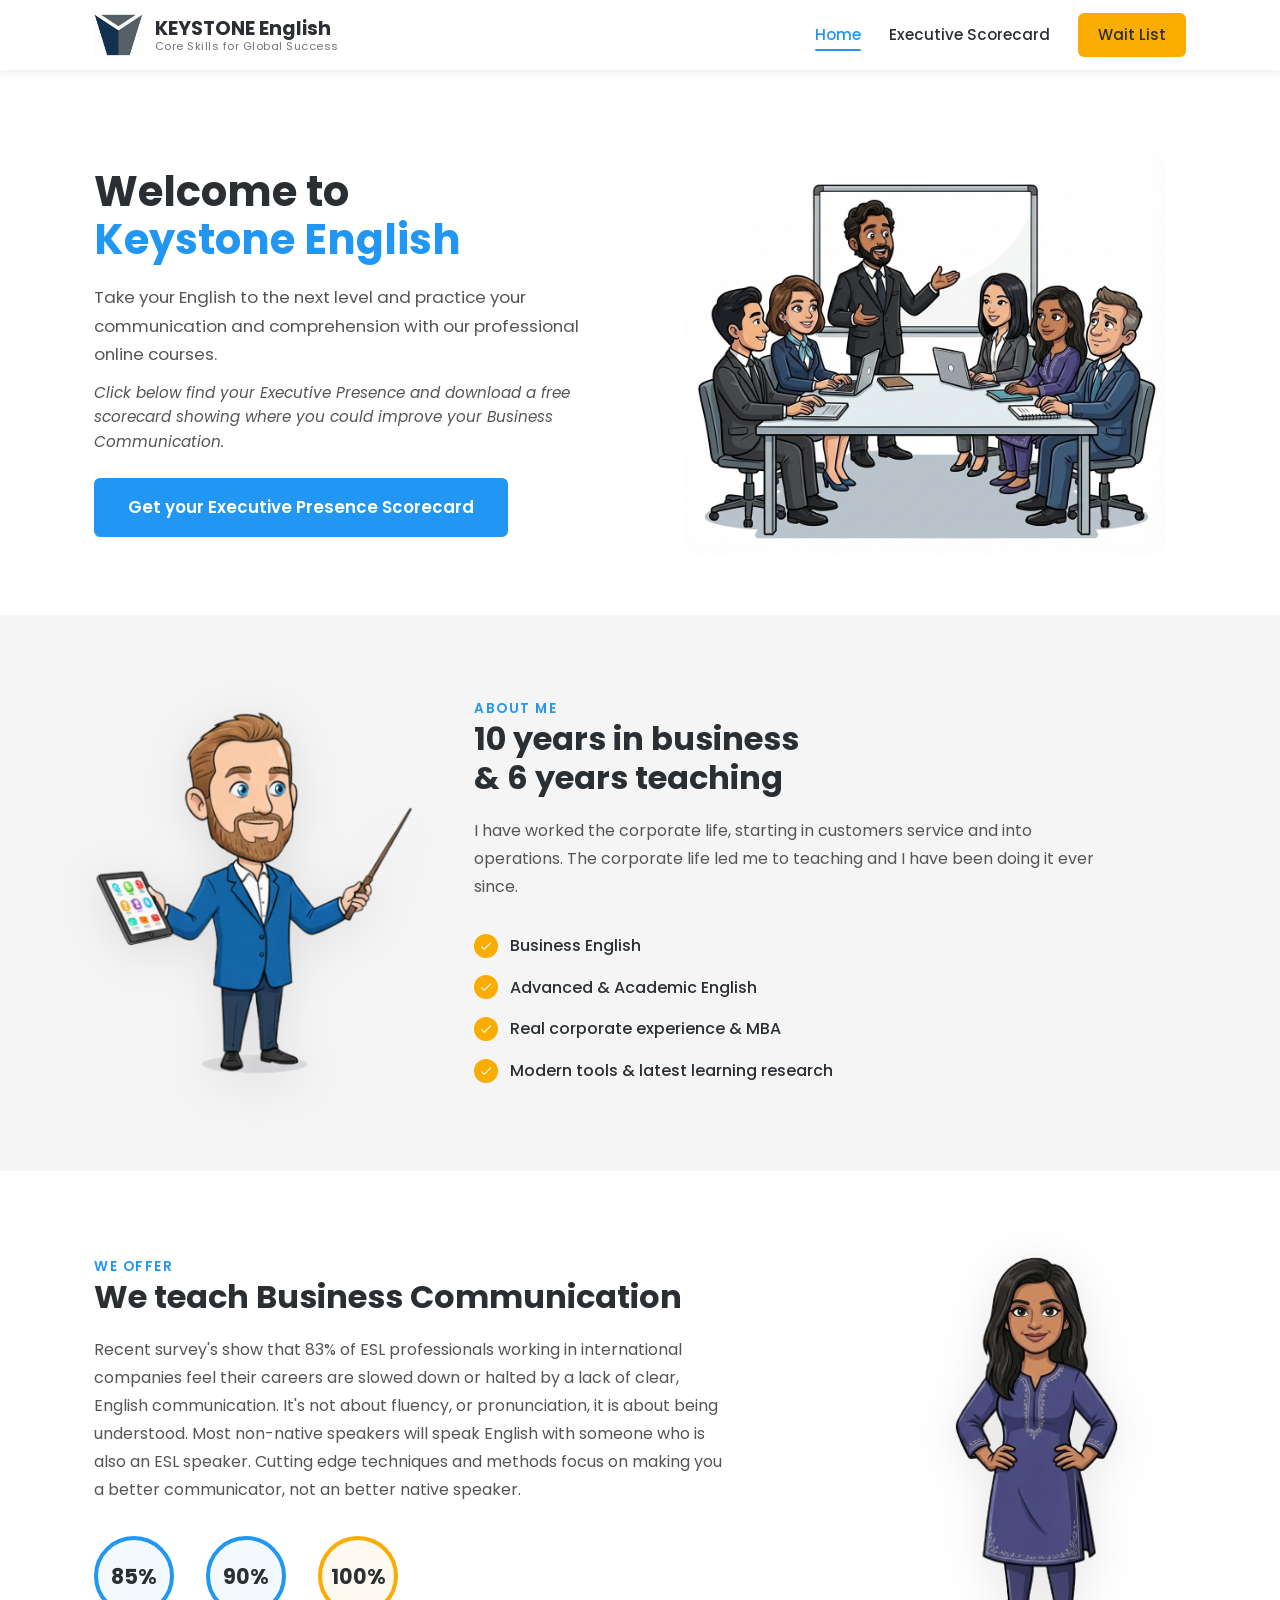
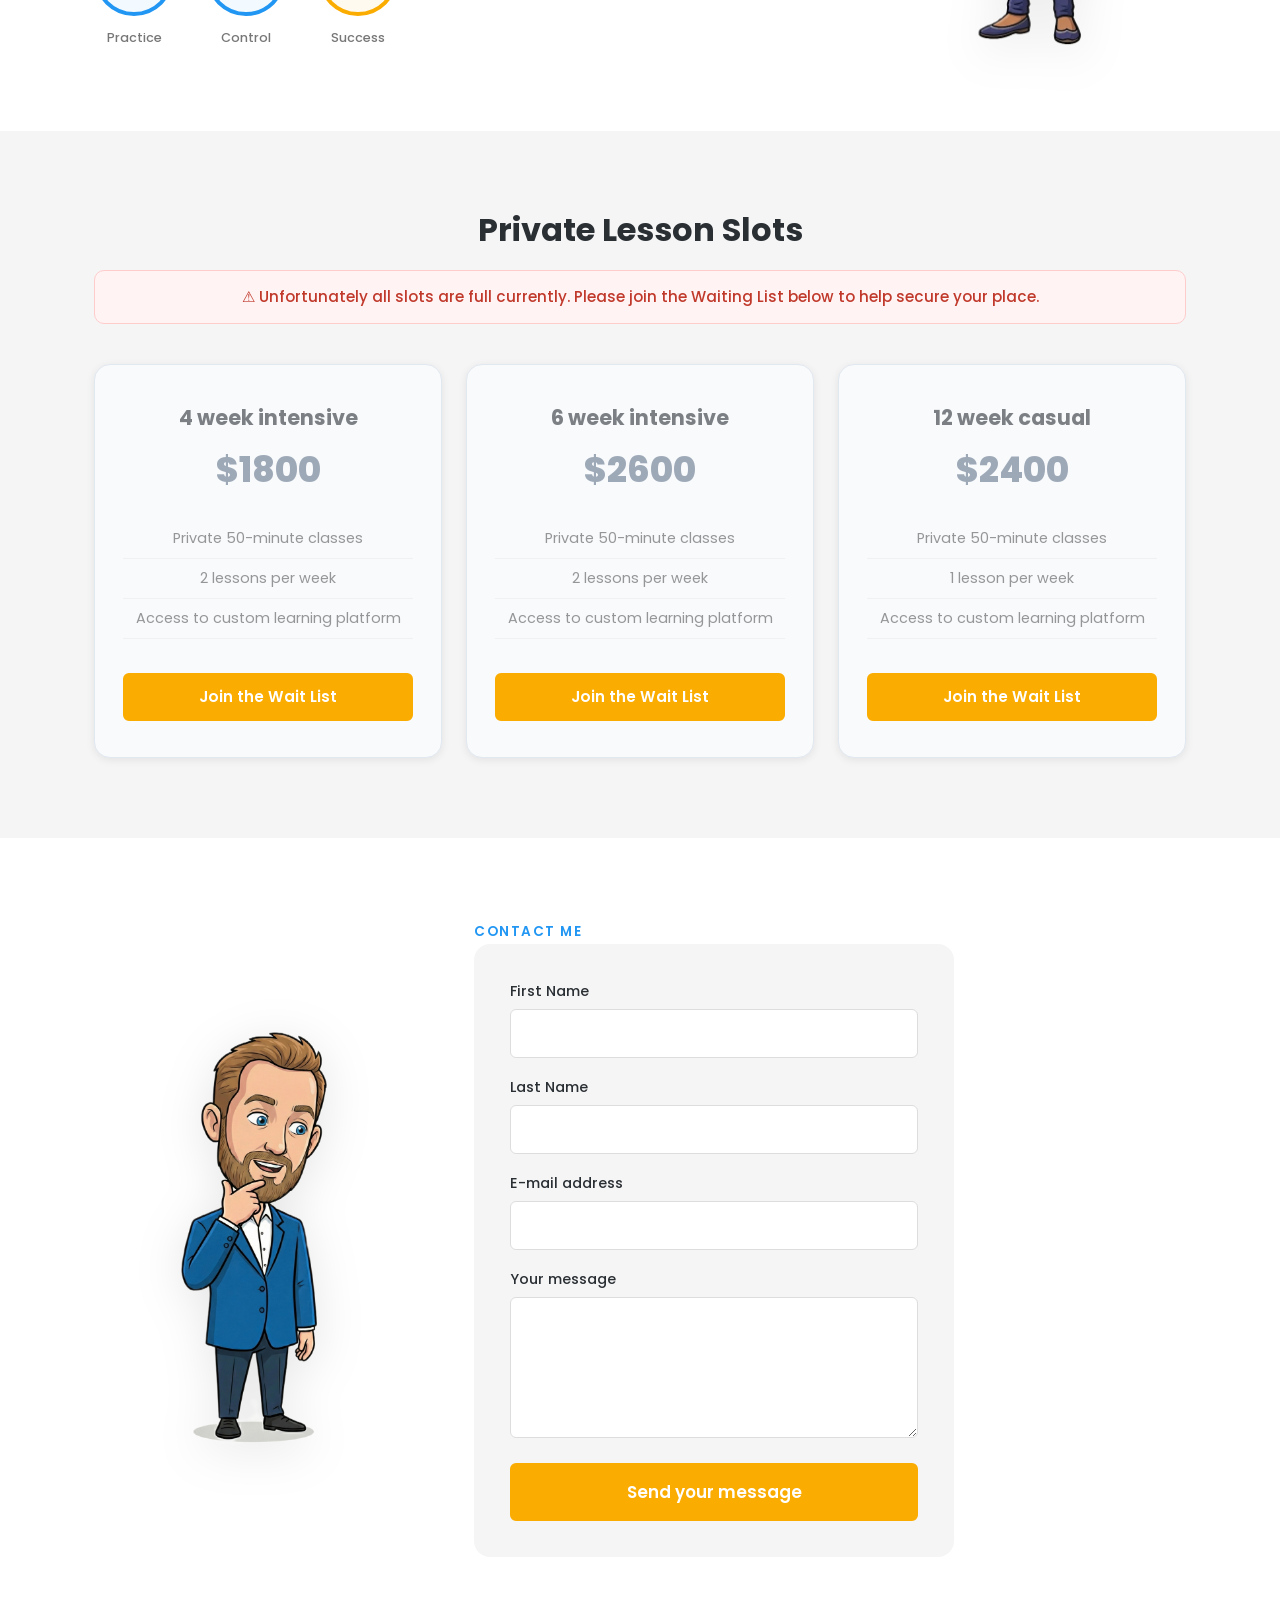
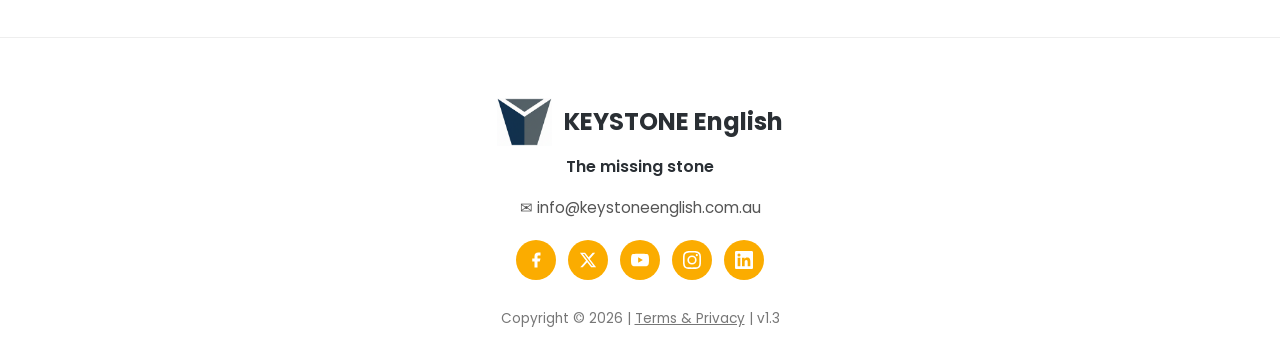
<file: index.html>
<!DOCTYPE html>
<html lang="en">

<head>
    <meta charset="UTF-8">
    <meta name="viewport" content="width=device-width, initial-scale=1.0">
    <!-- Primary Meta Tags -->
    <title>Keystone English | Business Communication & Executive Presence</title>
    <meta name="title" content="Keystone English | Business Communication & Executive Presence">
    <meta name="description" content="Elevate your career with Keystone English. We provide MBA-backed business communication and executive presence coaching for non-native speaking professionals. Take our free communication scorecard.">

    <!-- Open Graph / Facebook / LinkedIn -->
    <meta property="og:type" content="website">
    <meta property="og:url" content="https://www.keystoneenglish.com.au/">
    <meta property="og:title" content="Keystone English | Business Communication & Executive Presence">
    <meta property="og:description" content="Elevate your career with Keystone English. We provide MBA-backed business communication and executive presence coaching for non-native speaking professionals.">
    <meta property="og:image" content="https://www.keystoneenglish.com.au/assets/images/boardroom.png">

    <!-- Fonts -->
    <link rel="preconnect" href="https://fonts.googleapis.com">
    <link rel="preconnect" href="https://fonts.gstatic.com" crossorigin>
    <link
        href="https://fonts.googleapis.com/css2?family=Poppins:wght@300;400;500;600;700;800&family=Barlow:wght@400;500;600&display=swap"
        rel="stylesheet">

    <!-- Styles -->
    <link rel="stylesheet" href="css/style.css">

    <!-- Favicon -->
    <link rel="icon" type="image/png" href="assets/logo.png">
</head>

<body>

    <!-- ========== NAVIGATION ========== -->
    <nav class="navbar" id="main-nav">
        <div class="container navbar__inner">
            <a href="index.html" class="navbar__logo">
                <img src="assets/logo.png" alt="Keystone English Logo">
                <div class="navbar__logo-text">
                    KEYSTONE English
                    <span>Core Skills for Global Success</span>
                </div>
            </a>

            <div class="navbar__links" id="nav-links">
                <a href="index.html" class="active">Home</a>
                <a href="scorecard.html">Executive Scorecard</a>
                <a href="#" class="btn btn--gold btn--sm" onclick="openWaitlistModal(''); return false;">Wait List</a>
            </div>

            <button class="navbar__hamburger" id="hamburger" aria-label="Menu">
                <span></span>
                <span></span>
                <span></span>
            </button>
        </div>
    </nav>

    <!-- ========== HERO ========== -->
    <section class="hero" id="hero">
        <div class="container">
            <div class="hero__content fade-in">
                <h1>
                    Welcome to<br>
                    <span class="text-blue">Keystone English</span>
                </h1>
                <p class="hero__subtitle">
                    Take your English to the next level and practice your communication and comprehension with our
                    professional online courses.
                </p>
                <p class="hero__cta-note">
                    Click below find your Executive Presence and download a free scorecard showing where you could
                    improve your Business Communication.
                </p>
                <div class="hero__actions">
                    <a href="scorecard.html" class="btn btn--blue btn--lg">Get your Executive Presence Scorecard</a>
                </div>
            </div>
            <div class="hero__image fade-in">
                <img src="assets/images/boardroom.png" alt="Business meeting illustration">
            </div>
        </div>
    </section>

    <!-- ========== ABOUT ME ========== -->
    <section class="section section--light" id="about">
        <div class="container">
            <div class="about__grid">
                <div class="about__image fade-in">
                    <img src="assets/images/Character - me pointing transparant.png" alt="Professional communication coach pointing to credentials">
                </div>
                <div class="about__content fade-in">
                    <span class="section-label">About me</span>
                    <h2 class="section-heading">10 years in business<br>& 6 years teaching</h2>
                    <p class="section-text">
                        I have worked the corporate life, starting in customers service and into operations. The
                        corporate life led me to teaching and I have been doing it ever since.
                    </p>
                    <ul class="about__checklist">
                        <li>
                            <span class="check-icon">
                                <svg viewBox="0 0 24 24">
                                    <path d="M9 16.17L4.83 12l-1.42 1.41L9 19 21 7l-1.41-1.41z" />
                                </svg>
                            </span>
                            Business English
                        </li>
                        <li>
                            <span class="check-icon">
                                <svg viewBox="0 0 24 24">
                                    <path d="M9 16.17L4.83 12l-1.42 1.41L9 19 21 7l-1.41-1.41z" />
                                </svg>
                            </span>
                            Advanced & Academic English
                        </li>
                        <li>
                            <span class="check-icon">
                                <svg viewBox="0 0 24 24">
                                    <path d="M9 16.17L4.83 12l-1.42 1.41L9 19 21 7l-1.41-1.41z" />
                                </svg>
                            </span>
                            Real corporate experience & MBA
                        </li>
                        <li>
                            <span class="check-icon">
                                <svg viewBox="0 0 24 24">
                                    <path d="M9 16.17L4.83 12l-1.42 1.41L9 19 21 7l-1.41-1.41z" />
                                </svg>
                            </span>
                            Modern tools & latest learning research
                        </li>
                    </ul>
                </div>
            </div>
        </div>
    </section>

    <!-- ========== WE OFFER ========== -->
    <section class="section section--white" id="offer">
        <div class="container">
            <div class="offer__grid">
                <div class="offer__content fade-in">
                    <span class="section-label">We offer</span>
                    <h2 class="section-heading">We teach Business Communication</h2>
                    <p class="section-text">
                        Recent survey's show that 83% of ESL professionals working in international companies feel their
                        careers are slowed down or halted by a lack of clear, English communication. It's not about
                        fluency, or pronunciation, it is about being understood. Most non-native speakers will speak
                        English with someone who is also an ESL speaker. Cutting edge techniques and methods focus on
                        making you a better communicator, not an better native speaker.
                    </p>

                    <div class="stats">
                        <div class="stat-circle stat-circle--85">
                            <div class="stat-circle__ring">
                                <span class="stat-circle__value">85%</span>
                            </div>
                            <span class="stat-circle__label">Practice</span>
                        </div>
                        <div class="stat-circle stat-circle--90">
                            <div class="stat-circle__ring">
                                <span class="stat-circle__value">90%</span>
                            </div>
                            <span class="stat-circle__label">Control</span>
                        </div>
                        <div class="stat-circle stat-circle--100">
                            <div class="stat-circle__ring">
                                <span class="stat-circle__value">100%</span>
                            </div>
                            <span class="stat-circle__label">Success</span>
                        </div>
                    </div>
                </div>
                <div class="offer__image fade-in">
                    <img src="assets/images/Character - Indian female.png" alt="Business communication teacher">
                </div>
            </div>
        </div>
    </section>

    <!-- ========== PRIVATE LESSON SLOTS ========== -->
    <section class="section section--light" id="services">
        <div class="container">
            <div style="text-align:center;" class="fade-in">
                <h2 class="section-heading" style="text-align:center;">Private Lesson Slots</h2>
            </div>

            <div class="packages__notice fade-in">
                ⚠ Unfortunately all slots are full currently. Please join the Waiting List below to help secure your
                place.
            </div>

            <div class="packages__grid">
                <div class="package-card fade-in" style="background: #f8fafc; border: 1px solid #e2e8f0;">
                    <div style="opacity: 0.6; pointer-events: none;">
                        <div class="package-card__name">4 week intensive</div>
                        <div class="package-card__price" style="color: #64748b;">$1800</div>
                        <div class="package-card__details">
                            <div class="package-card__detail">Private 50-minute classes</div>
                            <div class="package-card__detail">2 lessons per week</div>
                            <div class="package-card__detail">Access to custom learning platform</div>
                        </div>
                    </div>
                    <a href="#" class="btn btn--gold package-card__btn" style="margin-top: 10px;"
                        onclick="openWaitlistModal('4 week intensive'); return false;">Join the Wait List</a>
                </div>

                <div class="package-card fade-in" style="background: #f8fafc; border: 1px solid #e2e8f0;">
                    <div style="opacity: 0.6; pointer-events: none;">
                        <div class="package-card__name">6 week intensive</div>
                        <div class="package-card__price" style="color: #64748b;">$2600</div>
                        <div class="package-card__details">
                            <div class="package-card__detail">Private 50-minute classes</div>
                            <div class="package-card__detail">2 lessons per week</div>
                            <div class="package-card__detail">Access to custom learning platform</div>
                        </div>
                    </div>
                    <a href="#" class="btn btn--gold package-card__btn" style="margin-top: 10px;"
                        onclick="openWaitlistModal('6 week intensive'); return false;">Join the Wait List</a>
                </div>

                <div class="package-card fade-in" style="background: #f8fafc; border: 1px solid #e2e8f0;">
                    <div style="opacity: 0.6; pointer-events: none;">
                        <div class="package-card__name">12 week casual</div>
                        <div class="package-card__price" style="color: #64748b;">$2400</div>
                        <div class="package-card__details">
                            <div class="package-card__detail">Private 50-minute classes</div>
                            <div class="package-card__detail">1 lesson per week</div>
                            <div class="package-card__detail">Access to custom learning platform</div>
                        </div>
                    </div>
                    <a href="#" class="btn btn--gold package-card__btn" style="margin-top: 10px;"
                        onclick="openWaitlistModal('12 week casual'); return false;">Join the Wait List</a>
                </div>
            </div>
        </div>
    </section>

    <!-- ========== CONTACT SECTION ========== -->
    <section class="section section--white" id="contact">
        <div class="container">
            <div class="contact__grid">
                <div class="contact__image fade-in">
                    <img src="assets/images/Character - me excited.png" alt="Teacher welcoming you">
                </div>

                <div class="contact__form-wrapper fade-in">
                    <span class="section-label">Contact me</span>
                    <form class="contact__form" id="contact-form">
                        <div class="form-group">
                            <label for="first-name">First Name</label>
                            <input type="text" id="first-name" name="firstName" required>
                        </div>
                        <div class="form-group">
                            <label for="last-name">Last Name</label>
                            <input type="text" id="last-name" name="lastName" required>
                        </div>
                        <div class="form-group">
                            <label for="email">E-mail address</label>
                            <input type="email" id="email" name="email" required>
                        </div>
                        <div class="form-group">
                            <label for="message">Your message</label>
                            <textarea id="message" name="message" rows="5"></textarea>
                        </div>
                        <button type="submit" class="btn btn--gold btn--lg" style="width:100%;">Send your
                            message</button>
                    </form>
                </div>
            </div>
        </div>
    </section>

    <!-- ========== FOOTER ========== -->
    <footer class="footer">
        <div class="container">


            <div class="footer__logo">
                <img src="assets/logo.png" alt="Keystone English">
                <span class="footer__logo-text">KEYSTONE English</span>
            </div>

            <p class="footer__tagline">The missing stone</p>

            <p class="footer__email">
                ✉ <a href="mailto:info@keystoneenglish.com.au">info@keystoneenglish.com.au</a>
            </p>

            <div class="footer__social">
                <a href="https://www.facebook.com" target="_blank" aria-label="Facebook">
                    <svg viewBox="0 0 24 24">
                        <path d="M18 2h-3a5 5 0 0 0-5 5v3H7v4h3v8h4v-8h3l1-4h-4V7a1 1 0 0 1 1-1h3z" />
                    </svg>
                </a>
                <a href="https://www.twitter.com" target="_blank" aria-label="X">
                    <svg viewBox="0 0 24 24">
                        <path
                            d="M18.244 2.25h3.308l-7.227 8.26 8.502 11.24H16.17l-5.214-6.817L4.99 21.75H1.68l7.73-8.835L1.254 2.25H8.08l4.713 6.231zm-1.161 17.52h1.833L7.084 4.126H5.117z" />
                    </svg>
                </a>
                <a href="https://www.youtube.com" target="_blank" aria-label="YouTube">
                    <svg viewBox="0 0 24 24">
                        <path
                            d="M23.498 6.186a3.016 3.016 0 0 0-2.122-2.136C19.505 3.545 12 3.545 12 3.545s-7.505 0-9.377.505A3.017 3.017 0 0 0 .502 6.186C0 8.07 0 12 0 12s0 3.93.502 5.814a3.016 3.016 0 0 0 2.122 2.136c1.871.505 9.376.505 9.376.505s7.505 0 9.377-.505a3.015 3.015 0 0 0 2.122-2.136C24 15.93 24 12 24 12s0-3.93-.502-5.814zM9.545 15.568V8.432L15.818 12l-6.273 3.568z" />
                    </svg>
                </a>
                <a href="https://www.instagram.com" target="_blank" aria-label="Instagram">
                    <svg viewBox="0 0 24 24">
                        <path
                            d="M12 2.163c3.204 0 3.584.012 4.85.07 3.252.148 4.771 1.691 4.919 4.919.058 1.265.069 1.645.069 4.849 0 3.205-.012 3.584-.069 4.849-.149 3.225-1.664 4.771-4.919 4.919-1.266.058-1.644.07-4.85.07-3.204 0-3.584-.012-4.849-.07-3.26-.149-4.771-1.699-4.919-4.92-.058-1.265-.07-1.644-.07-4.849 0-3.204.013-3.583.07-4.849.149-3.227 1.664-4.771 4.919-4.919 1.266-.057 1.645-.069 4.849-.069zM12 0C8.741 0 8.333.014 7.053.072 2.695.272.273 2.69.073 7.052.014 8.333 0 8.741 0 12c0 3.259.014 3.668.072 4.948.2 4.358 2.618 6.78 6.98 6.98C8.333 23.986 8.741 24 12 24c3.259 0 3.668-.014 4.948-.072 4.354-.2 6.782-2.618 6.979-6.98.059-1.28.073-1.689.073-4.948 0-3.259-.014-3.667-.072-4.947-.196-4.354-2.617-6.78-6.979-6.98C15.668.014 15.259 0 12 0zm0 5.838a6.162 6.162 0 1 0 0 12.324 6.162 6.162 0 0 0 0-12.324zM12 16a4 4 0 1 1 0-8 4 4 0 0 1 0 8zm6.406-11.845a1.44 1.44 0 1 0 0 2.881 1.44 1.44 0 0 0 0-2.881z" />
                    </svg>
                </a>
                <a href="https://www.linkedin.com" target="_blank" aria-label="LinkedIn">
                    <svg viewBox="0 0 24 24">
                        <path
                            d="M20.447 20.452h-3.554v-5.569c0-1.328-.027-3.037-1.852-3.037-1.853 0-2.136 1.445-2.136 2.939v5.667H9.351V9h3.414v1.561h.046c.477-.9 1.637-1.85 3.37-1.85 3.601 0 4.267 2.37 4.267 5.455v6.286zM5.337 7.433a2.062 2.062 0 0 1-2.063-2.065 2.064 2.064 0 1 1 2.063 2.065zm1.782 13.019H3.555V9h3.564v11.452zM22.225 0H1.771C.792 0 0 .774 0 1.729v20.542C0 23.227.792 24 1.771 24h20.451C23.2 24 24 23.227 24 22.271V1.729C24 .774 23.2 0 22.222 0h.003z" />
                    </svg>
                </a>
            </div>

            <p class="footer__copyright">Copyright © 2026 | <a href="terms.html"
                    style="color: inherit; text-decoration: underline;">Terms & Privacy</a> | v1.3</p>
        </div>
    </footer>

    <!-- ========== WAIT LIST MODAL ========== -->
    <div id="waitlist-modal" class="modal">
        <div class="modal-content">
            <span class="modal-close" onclick="closeWaitlistModal()">&times;</span>
            <h2 class="section-heading" style="margin-bottom: 10px;">Join the Wait List</h2>
            <p style="text-align: center; margin-bottom: 25px; color: #475569; font-size: 0.95rem;">
                Join today for early access to upcoming products and new slots. No commitment required.
            </p>
            <form class="contact__form" id="waitlist-form">
                <div class="form-group">
                    <label for="wl-given-name">Given name</label>
                    <input type="text" id="wl-given-name" name="given_name" required>
                </div>
                <div class="form-group">
                    <label for="wl-family-name">Family name</label>
                    <input type="text" id="wl-family-name" name="family_name" required>
                </div>
                <div class="form-group">
                    <label for="wl-email">E-mail address</label>
                    <input type="email" id="wl-email" name="email" required>
                </div>
                <div class="form-group">
                    <label for="wl-reason">Interested in...</label>
                    <select id="wl-reason" name="reason" required onchange="toggleWLReason()">
                        <option value="">Select an option...</option>
                        <option value="4 week intensive">4 week intensive</option>
                        <option value="6 week intensive">6 week intensive</option>
                        <option value="12 week casual">12 week casual</option>
                        <option value="Future promotions">Future promotions</option>
                        <option value="Online course only">Online course only</option>
                        <option value="Group lessons">Group lessons</option>
                        <option value="Other">Other (Please specify)</option>
                    </select>
                </div>
                <div class="form-group" id="wl-other-wrap" style="display: none;">
                    <label for="wl-other">Specific Reason</label>
                    <input type="text" id="wl-other" name="other">
                </div>
                <button type="submit" class="btn btn--gold btn--lg"
                    style="width:100%; margin-bottom: 15px;">Submit</button>
                <p style="font-size: 0.75rem; color: #94a3b8; text-align: center; line-height: 1.4; margin: 0;">
                    By clicking submit, you agree to our <a href="terms.html#terms" target="_blank"
                        style="color: #64748b; text-decoration: underline;">T&Cs</a> and <a href="terms.html#privacy"
                        target="_blank" style="color: #64748b; text-decoration: underline;">Privacy Policy</a>. New
                    places are filled on a first-come, first-served basis from the wait list.
                </p>
            </form>
        </div>
    </div>

    <!-- ========== JAVASCRIPT ========== -->
    <script>
        // Modal logic
        const waitlistModal = document.getElementById('waitlist-modal');
        const waitlistReason = document.getElementById('wl-reason');
        const waitlistOtherWrap = document.getElementById('wl-other-wrap');
        const waitlistOther = document.getElementById('wl-other');

        function toggleWLReason() {
            if (waitlistReason.value === 'Other') {
                waitlistOtherWrap.style.display = 'block';
                waitlistOther.setAttribute('required', 'true');
            } else {
                waitlistOtherWrap.style.display = 'none';
                waitlistOther.removeAttribute('required');
            }
        }

        function openWaitlistModal(reason) {
            if (reason) {
                let options = Array.from(waitlistReason.options).map(opt => opt.value);
                if (options.includes(reason)) {
                    waitlistReason.value = reason;
                } else {
                    waitlistReason.value = 'Other';
                    waitlistOther.value = reason;
                }
                toggleWLReason();
            }
            waitlistModal.style.display = 'block';
        }

        function closeWaitlistModal() {
            waitlistModal.style.display = 'none';
        }

        window.onclick = function (event) {
            if (event.target == waitlistModal) {
                closeWaitlistModal();
            }
        }

        document.getElementById('waitlist-form').addEventListener('submit', (e) => {
            e.preventDefault();

            const submitBtn = e.target.querySelector('button[type="submit"]');
            const originalText = submitBtn.innerText;
            submitBtn.innerText = 'Submitting...';
            submitBtn.disabled = true;

            const givenName = document.getElementById('wl-given-name').value.trim();
            const familyName = document.getElementById('wl-family-name').value.trim();
            const data = {
                given_name: givenName,
                family_name: familyName,
                name: givenName + ' ' + familyName,
                email: document.getElementById('wl-email').value.trim(),
                reason: document.getElementById('wl-reason').value,
                other: document.getElementById('wl-other').value.trim()
            };

            fetch('https://hook.eu1.make.com/kkrqp5hvw5tn18p3xby4mgd3ekr1au1r', {
                method: 'POST',
                headers: {
                    'Content-Type': 'application/json',
                },
                body: JSON.stringify(data),
            })
                .then(response => {
                    alert('Thank you for joining the wait list!');
                    e.target.reset();
                    closeWaitlistModal();
                })
                .catch(error => {
                    console.error('Error:', error);
                    alert('There was an error joining the wait list. Please try again later.');
                })
                .finally(() => {
                    submitBtn.innerText = originalText;
                    submitBtn.disabled = false;
                });
        });

        // Mobile nav toggle
        const hamburger = document.getElementById('hamburger');
        const navLinks = document.getElementById('nav-links');
        hamburger.addEventListener('click', () => {
            navLinks.classList.toggle('open');
        });

        // Close mobile nav on link click
        navLinks.querySelectorAll('a').forEach(link => {
            link.addEventListener('click', () => {
                navLinks.classList.remove('open');
            });
        });

        // Fade-in on scroll
        const fadeEls = document.querySelectorAll('.fade-in');
        const observer = new IntersectionObserver((entries) => {
            entries.forEach(entry => {
                if (entry.isIntersecting) {
                    entry.target.classList.add('visible');
                }
            });
        }, { threshold: 0.15 });

        fadeEls.forEach(el => observer.observe(el));

        // Navbar shadow on scroll
        window.addEventListener('scroll', () => {
            const nav = document.getElementById('main-nav');
            if (window.scrollY > 10) {
                nav.style.boxShadow = '0 4px 20px rgba(0,0,0,0.1)';
            } else {
                nav.style.boxShadow = '0 2px 8px rgba(0,0,0,0.08)';
            }
        });

        // Auto-open waitlist modal if URL contains #waitlist
        if (window.location.hash === '#waitlist') {
            openWaitlistModal('');
        }

        // Contact form handler
        document.getElementById('contact-form').addEventListener('submit', (e) => {
            e.preventDefault();

            const submitBtn = e.target.querySelector('button[type="submit"]');
            const originalText = submitBtn.innerText;
            submitBtn.innerText = 'Sending...';
            submitBtn.disabled = true;

            const formData = new FormData(e.target);
            const data = Object.fromEntries(formData.entries());

            fetch('https://hook.eu1.make.com/x9whu749dxsw54pi381tekhuximwh2i1', {
                method: 'POST',
                headers: {
                    'Content-Type': 'application/json',
                },
                body: JSON.stringify(data),
            })
                .then(response => {
                    alert('Thank you for your message! We will get back to you soon.');
                    e.target.reset();
                })
                .catch(error => {
                    console.error('Error:', error);
                    alert('There was an error sending your message. Please try again later.');
                })
                .finally(() => {
                    submitBtn.innerText = originalText;
                    submitBtn.disabled = false;
                });
        });
    </script>
</body>

</html>
</file>
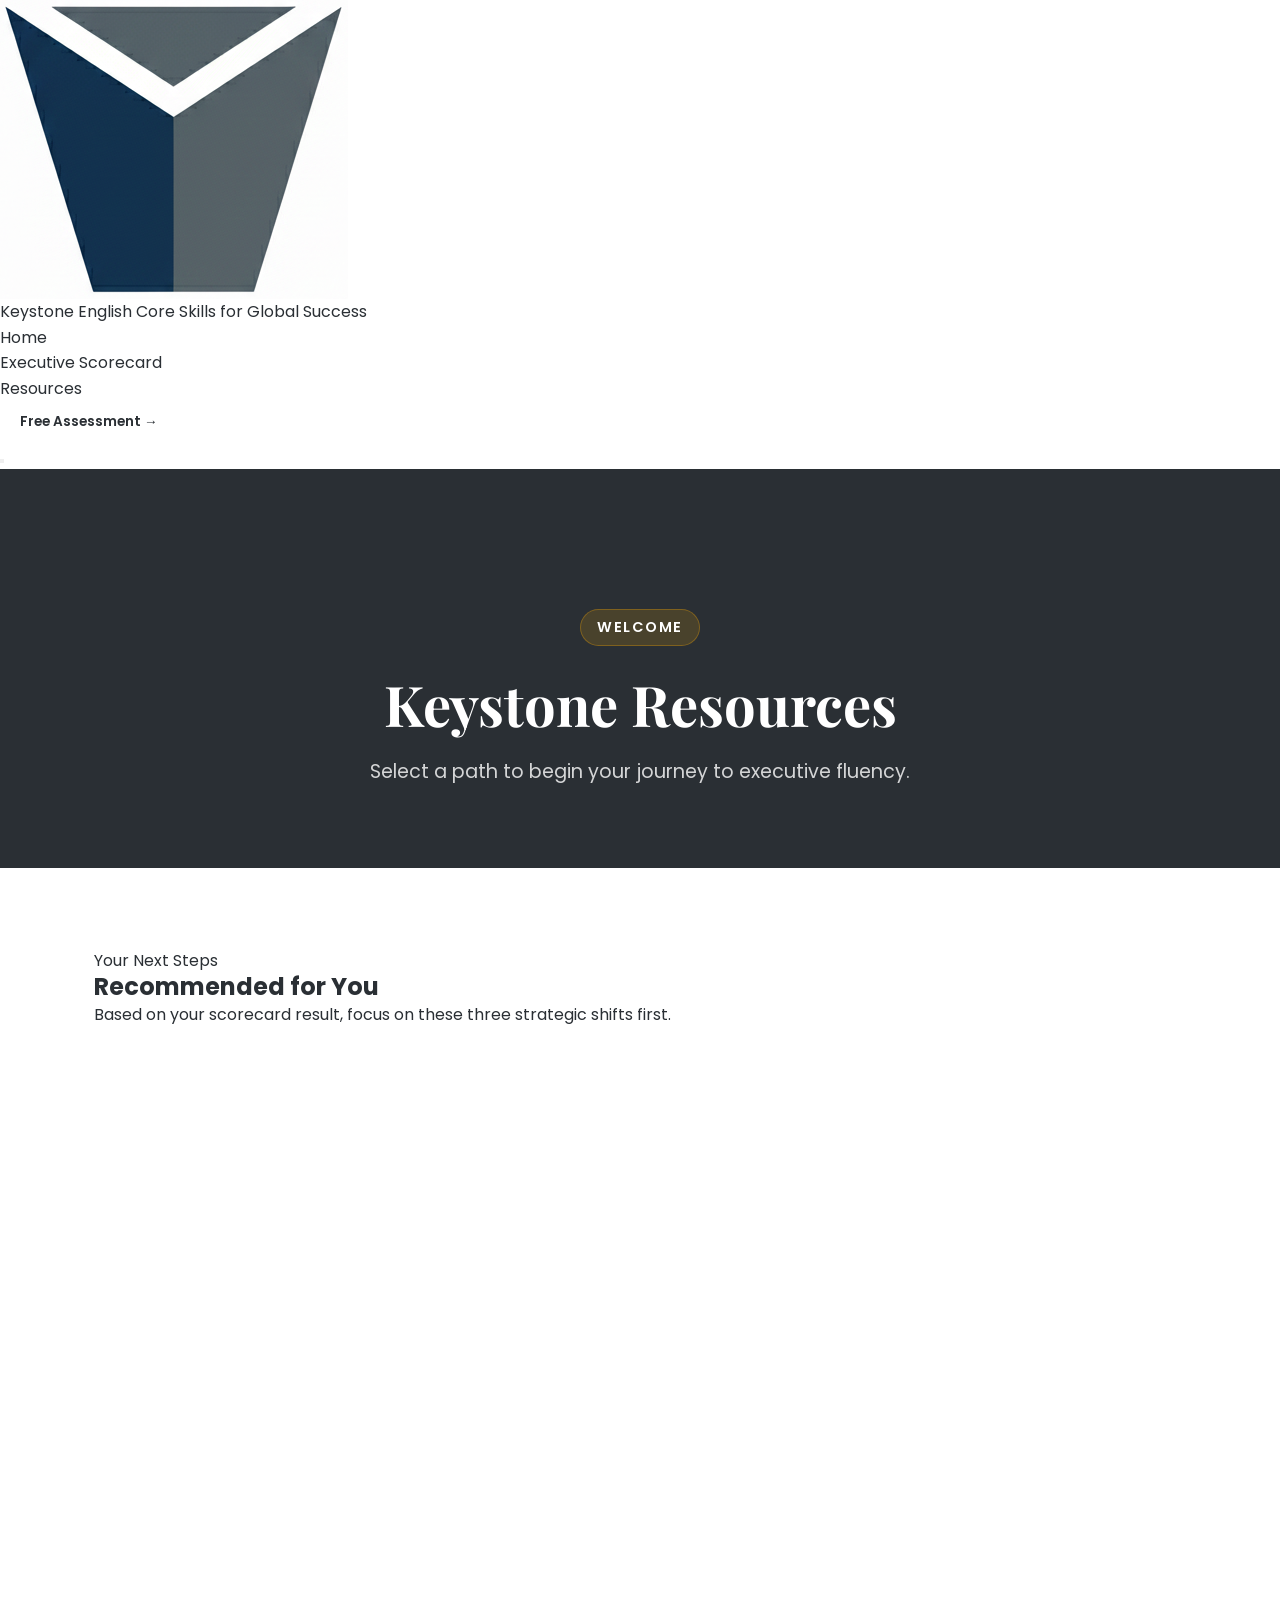
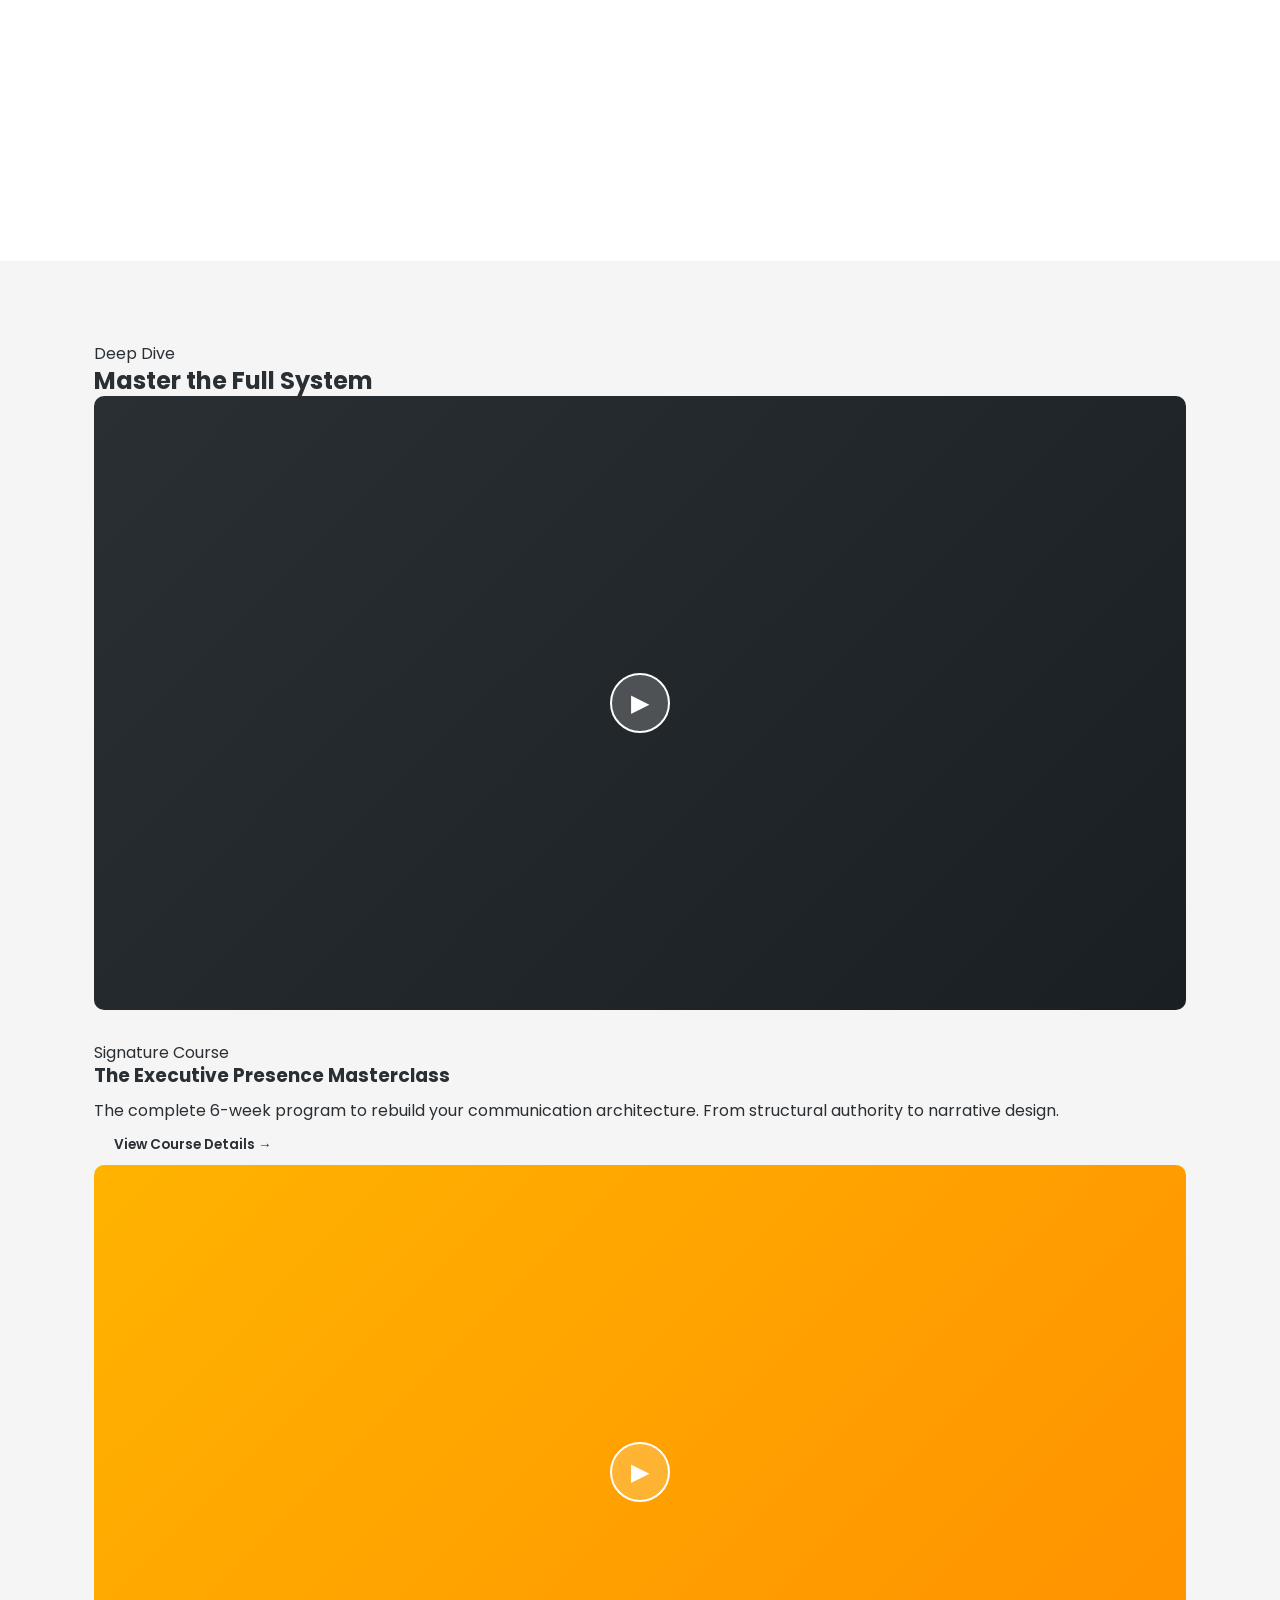
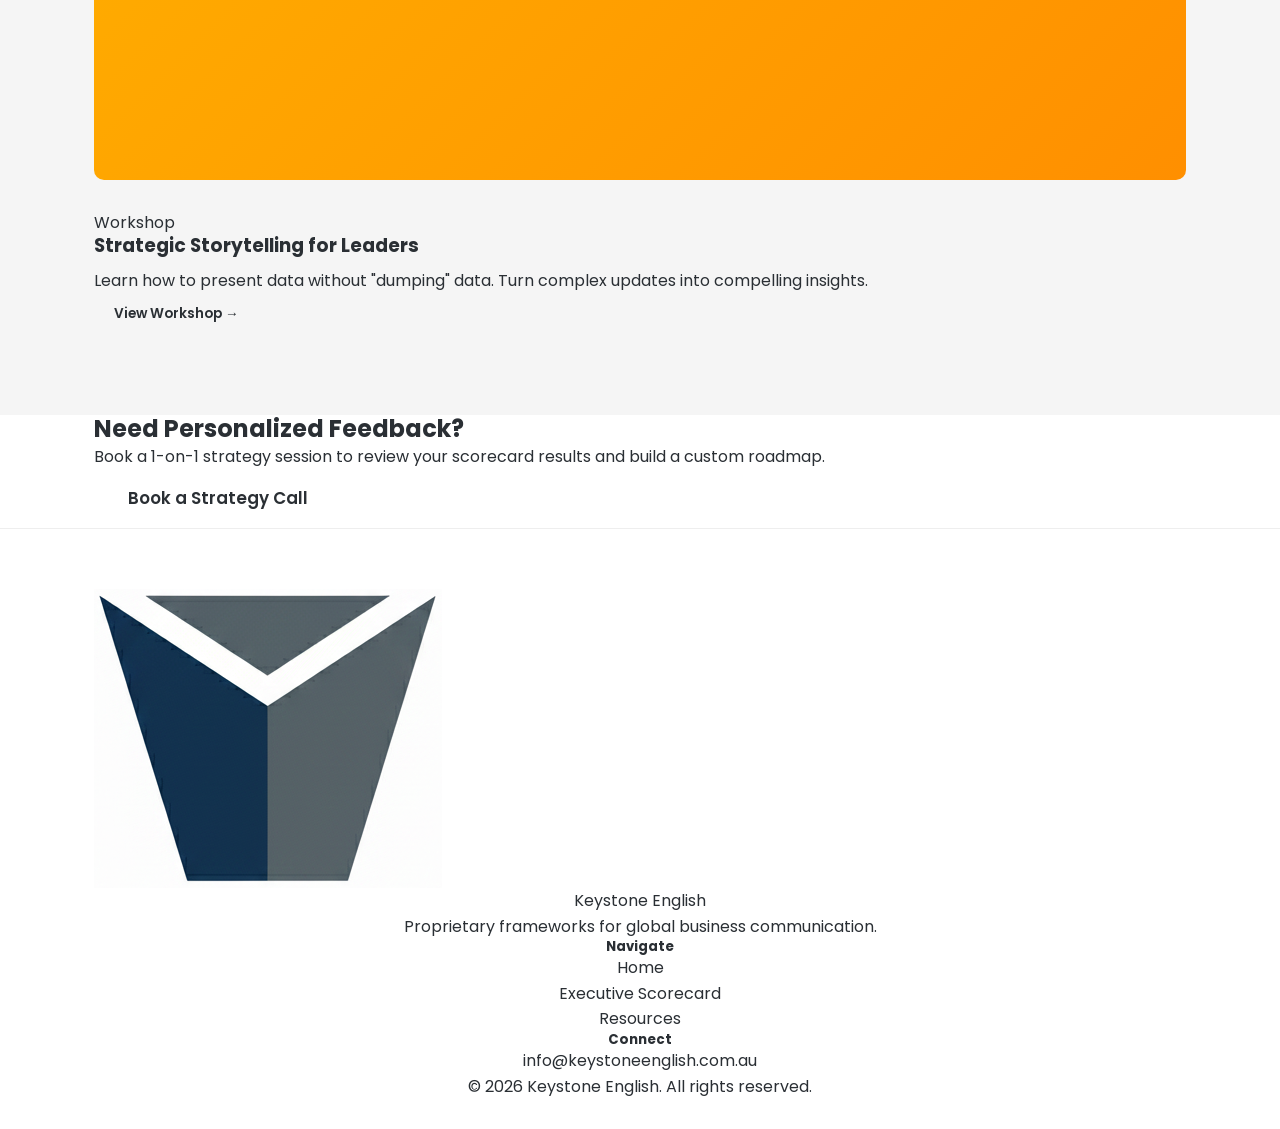
<file: resources.html>
<!DOCTYPE html>
<html lang="en">

<head>
    <meta charset="UTF-8">
    <meta name="viewport" content="width=device-width, initial-scale=1.0">
    <title>Your Resources — Keystone English</title>

    <!-- Fonts -->
    <link rel="preconnect" href="https://fonts.googleapis.com">
    <link rel="preconnect" href="https://fonts.gstatic.com" crossorigin>
    <link
        href="https://fonts.googleapis.com/css2?family=Poppins:wght@300;400;500;600;700;800&family=Playfair+Display:wght@700&display=swap"
        rel="stylesheet">

    <!-- Styles -->
    <link rel="stylesheet" href="css/style.css">

    <!-- Favicon -->
    <link rel="icon" type="image/png" href="assets/logo.png">

    <style>
        .resources-hero {
            background: var(--dark);
            padding: 140px 0 80px;
            text-align: center;
            color: #fff;
        }

        .profile-badge {
            display: inline-block;
            background: rgba(251, 172, 0, 0.15);
            color: var(--brand);
            padding: 6px 16px;
            border-radius: 50px;
            font-weight: 600;
            text-transform: uppercase;
            letter-spacing: 1.5px;
            font-size: 0.9rem;
            margin-bottom: 24px;
            border: 1px solid rgba(251, 172, 0, 0.3);
        }

        .resource-section {
            padding: 80px 0;
        }

        .video-placeholder {
            width: 100%;
            aspect-ratio: 16/9;
            background: #000;
            border-radius: var(--radius);
            display: flex;
            align-items: center;
            justify-content: center;
            color: #fff;
            font-size: 1.2rem;
            margin-bottom: 30px;
            position: relative;
            overflow: hidden;
        }

        .video-placeholder::before {
            content: '▶';
            width: 60px;
            height: 60px;
            background: rgba(255, 255, 255, 0.2);
            backdrop-filter: blur(4px);
            border-radius: 50%;
            display: flex;
            align-items: center;
            justify-content: center;
            font-size: 24px;
            border: 2px solid #fff;
        }

        .checklist-box {
            background: #fff;
            padding: 30px;
            border-radius: var(--radius);
            border: 1px solid #e2e8f0;
            height: 100%;
        }

        .checklist-item {
            display: flex;
            gap: 16px;
            margin-bottom: 16px;
            align-items: flex-start;
        }

        .check-icon {
            color: var(--success);
            font-size: 1.2rem;
            flex-shrink: 0;
            margin-top: 2px;
        }

        .locked-content {
            position: relative;
            opacity: 0.7;
            filter: grayscale(1);
            pointer-events: none;
        }

        .locked-overlay {
            position: absolute;
            inset: 0;
            display: flex;
            align-items: center;
            justify-content: center;
            background: rgba(255, 255, 255, 0.6);
            z-index: 10;
        }
    </style>
</head>

<body>

    <!-- ========== NAVIGATION ========== -->
    <nav class="nav" id="main-nav">
        <div class="nav__inner">
            <a href="index.html" class="nav__logo">
                <img src="assets/logo.png" alt="Keystone English Logo">
                <div class="nav__logo-text">
                    Keystone English
                    <span>Core Skills for Global Success</span>
                </div>
            </a>
            <ul class="nav__links" id="nav-links">
                <li><a href="index.html">Home</a></li>
                <li><a href="scorecard.html">Executive Scorecard</a></li>
                <li><a href="resources.html" class="active">Resources</a></li>
                <li><a href="scorecard.html" class="btn btn--primary btn--sm">Free Assessment →</a></li>
            </ul>
            <button class="nav__hamburger" aria-label="Menu"><span></span><span></span><span></span></button>
        </div>
    </nav>

    <!-- ========== DYNAMIC HEADER ========== -->
    <header class="resources-hero">
        <div class="container">
            <div id="dynamic-header">
                <span class="profile-badge">Keystone Resources</span>
                <h1
                    style="font-family:'Playfair Display', serif; font-size:clamp(2.5rem, 5vw, 3.5rem); margin-bottom:20px;">
                    Welcome to Your Growth Plan
                </h1>
                <p style="font-size:1.2rem; color:rgba(255,255,255,0.8); max-width:600px; margin:0 auto;">
                    Strategies and tools to help you communicate with authority.
                </p>
            </div>
        </div>
    </header>

    <!-- ========== RECOMMENDED ACTIONS ========== -->
    <section class="resource-section">
        <div class="container">
            <div class="section-header">
                <span class="overline">Your Next Steps</span>
                <h2>Recommended for <span id="profile-name-span">You</span></h2>
                <p>Based on your scorecard result, focus on these three strategic shifts first.</p>
            </div>

            <div class="grid grid-3" id="recommendations-grid">
                <!-- Injected via JS -->
                <div class="checklist-box">
                    <h4 style="margin-bottom:16px;">Core Concepts</h4>
                    <p>Loading your recommendations...</p>
                </div>
            </div>
        </div>
    </section>

    <!-- ========== COURSE PREVIEWS ========== -->
    <section class="resource-section section--light">
        <div class="container">
            <div class="section-header">
                <span class="overline">Deep Dive</span>
                <h2>Master the Full System</h2>
            </div>

            <div class="grid grid-2">
                <!-- Course 1 -->
                <div class="card fade-in">
                    <div class="video-placeholder"
                        style="background: linear-gradient(135deg, #2A2F34 0%, #1a1f23 100%);">
                        <!-- Placeholder for video thumb -->
                    </div>
                    <span class="badge badge--accent mb-2">Signature Course</span>
                    <h3 style="margin-bottom:10px;">The Executive Presence Masterclass</h3>
                    <p class="mb-3">The complete 6-week program to rebuild your communication architecture. From
                        structural authority to narrative design.</p>
                    <a href="https://keystone-english.learnworlds.com/course/executive-presence" target="_blank"
                        class="btn btn--outline-dark btn--sm">View Course Details →</a>
                </div>

                <!-- Course 2 -->
                <div class="card fade-in">
                    <div class="video-placeholder"
                        style="background: linear-gradient(135deg, #FFB300 0%, #FF8F00 100%);">
                        <!-- Placeholder -->
                    </div>
                    <span class="badge badge--brand mb-2">Workshop</span>
                    <h3 style="margin-bottom:10px;">Strategic Storytelling for Leaders</h3>
                    <p class="mb-3">Learn how to present data without "dumping" data. Turn complex updates into
                        compelling insights.</p>
                    <a href="https://keystone-english.learnworlds.com/course/storytelling" target="_blank"
                        class="btn btn--outline-dark btn--sm">View Workshop →</a>
                </div>
            </div>

        </div>
    </section>

    <!-- ========== CTA ========== -->
    <section class="cta-banner">
        <div class="container">
            <h2>Need Personalized Feedback?</h2>
            <p>Book a 1-on-1 strategy session to review your scorecard results and build a custom roadmap.</p>
            <a href="https://keystone-english.learnworlds.com/coaching" target="_blank"
                class="btn btn--primary btn--lg">Book a Strategy Call</a>
        </div>
    </section>

    <!-- ========== FOOTER ========== -->
    <footer class="footer">
        <div class="container">
            <div class="footer__grid">
                <div>
                    <div class="footer__brand">
                        <img src="assets/logo.png" alt="Keystone English">
                        <span class="footer__brand-name">Keystone English</span>
                    </div>
                    <p class="footer__desc">Proprietary frameworks for global business communication.</p>
                </div>
                <div>
                    <h5 class="footer__heading">Navigate</h5>
                    <ul class="footer__links">
                        <li><a href="index.html">Home</a></li>
                        <li><a href="scorecard.html">Executive Scorecard</a></li>
                        <li><a href="resources.html">Resources</a></li>
                    </ul>
                </div>
                <div>
                    <h5 class="footer__heading">Connect</h5>
                    <ul class="footer__links">
                        <li><a href="mailto:info@keystoneenglish.com.au">info@keystoneenglish.com.au</a></li>
                    </ul>
                </div>
            </div>
            <div class="footer__bottom">
                <span>© 2026 Keystone English. All rights reserved.</span>
            </div>
        </div>
    </footer>

    <script src="js/main.js"></script>
    <script>
        document.addEventListener('DOMContentLoaded', () => {
            const profileKey = window.getURLParam('profile');
            const headerObj = document.getElementById('dynamic-header');
            const recGrid = document.getElementById('recommendations-grid');
            const nameSpan = document.getElementById('profile-name-span');

            const content = {
                foundation: {
                    title: "The Technical Expert",
                    subtitle: "You get things done. Now it's time to get noticed.",
                    recs: [
                        {
                            title: "Stop Over-Explaining",
                            items: [
                                "Use the 'Bottom Line Up Front' (BLUF) method.",
                                "Limit your status updates to 60 seconds.",
                                "Replace 'How we did it' with 'What we achieved'."
                            ]
                        },
                        {
                            title: "Build Visibility",
                            items: [
                                "Speak in the first 10 minutes of every meeting.",
                                "Ask one strategic question per call.",
                                "Turn your camera on, always."
                            ]
                        },
                        {
                            title: "Action Plan",
                            items: [
                                "Download the '60-Second Lead' template.",
                                "Watch the module on 'Structural Authority'.",
                                "Practice your intro for the next team meeting."
                            ]
                        }
                    ]
                },
                growth: {
                    title: "The Rising Architect",
                    subtitle: "You're helpful and polite. Now become powerful and indispensable.",
                    recs: [
                        {
                            title: "Kill the Hedging",
                            items: [
                                "Remove 'I think', 'maybe', and 'just' from your vocabulary.",
                                "Replace 'Is that okay?' with 'What are your thoughts?'.",
                                "Use the phrase 'My assessment is...'."
                            ]
                        },
                        {
                            title: "Master the Interrupt",
                            items: [
                                "Use the 'Interruption Bridge' technique.",
                                "Don't stop talking when someone interrupts—finish your sentence.",
                                "Hold space with silence, dot not rush to fill it."
                            ]
                        },
                        {
                            title: "Action Plan",
                            items: [
                                "Audit your last 5 emails for hedging words.",
                                "Watch the 'Strategic Silence' lesson.",
                                "Challenge one point in your next meeting."
                            ]
                        }
                    ]
                },
                keystone: {
                    title: "The Boardroom Strategist",
                    subtitle: "You have the seat. Now command the table.",
                    recs: [
                        {
                            title: "Narrative Control",
                            items: [
                                "Frame every discussion with a 'Strategic Frame'.",
                                "Focus on risk, opportunity, and trade-offs.",
                                "Use analogies to simplify complexity for non-experts."
                            ]
                        },
                        {
                            title: "Executive Friction",
                            items: [
                                "Don't agree too quickly—healthy friction builds respect.",
                                "Ask 'Pivot Questions' that change the conversation's direction.",
                                "Use 'No' as a complete sentence when necessary."
                            ]
                        },
                        {
                            title: "Action Plan",
                            items: [
                                "Draft your 'Signature Story' for the next town hall.",
                                "Refine your personal 'Brand Manifesto'.",
                                "Book a session on 'Advanced Negotiation Dynamics'."
                            ]
                        }
                    ]
                }
            };

            // Default to foundation if no key or invalid key
            const data = content[profileKey] || {
                title: "Keystone Resources",
                subtitle: "Select a path to begin your journey to executive fluency.",
                recs: [
                    { title: "Start Here", items: ["Take the Scorecard to get your personalized plan.", "Watch the welcome video below.", "Browse our course catalog."] },
                    { title: "Core Concepts", items: ["Structural Authority", "The Influence Framework", "The Presence Blueprint"] },
                    { title: "Next Steps", items: ["Book a discovery call.", "Follow us on LinkedIn.", "Join the newsletter."] }
                ]
            };

            // Render Header
            headerObj.innerHTML = `
                <span class="profile-badge">${profileKey ? 'Your Profile' : 'Welcome'}</span>
                <h1 style="font-family:'Playfair Display', serif; font-size:clamp(2.5rem, 5vw, 3.5rem); margin-bottom:20px;">
                    ${data.title}
                </h1>
                <p style="font-size:1.2rem; color:rgba(255,255,255,0.8); max-width:600px; margin:0 auto;">
                    ${data.subtitle}
                </p>
            `;

            if (profileKey) {
                nameSpan.innerText = data.title;
            }

            // Render Recommendations
            recGrid.innerHTML = data.recs.map((col, idx) => `
                <div class="checklist-box fade-in" style="transition-delay: ${idx * 100}ms">
                    <h4 style="margin-bottom:20px; color:var(--text-main); font-size:1.2rem;">${col.title}</h4>
                    <div>
                        ${col.items.map(item => `
                            <div class="checklist-item">
                                <span class="check-icon">✓</span>
                                <p style="font-size:0.95rem; margin:0;">${item}</p>
                            </div>
                        `).join('')}
                    </div>
                </div>
            `).join('');

        });
    </script>
</body>

</html>
</file>
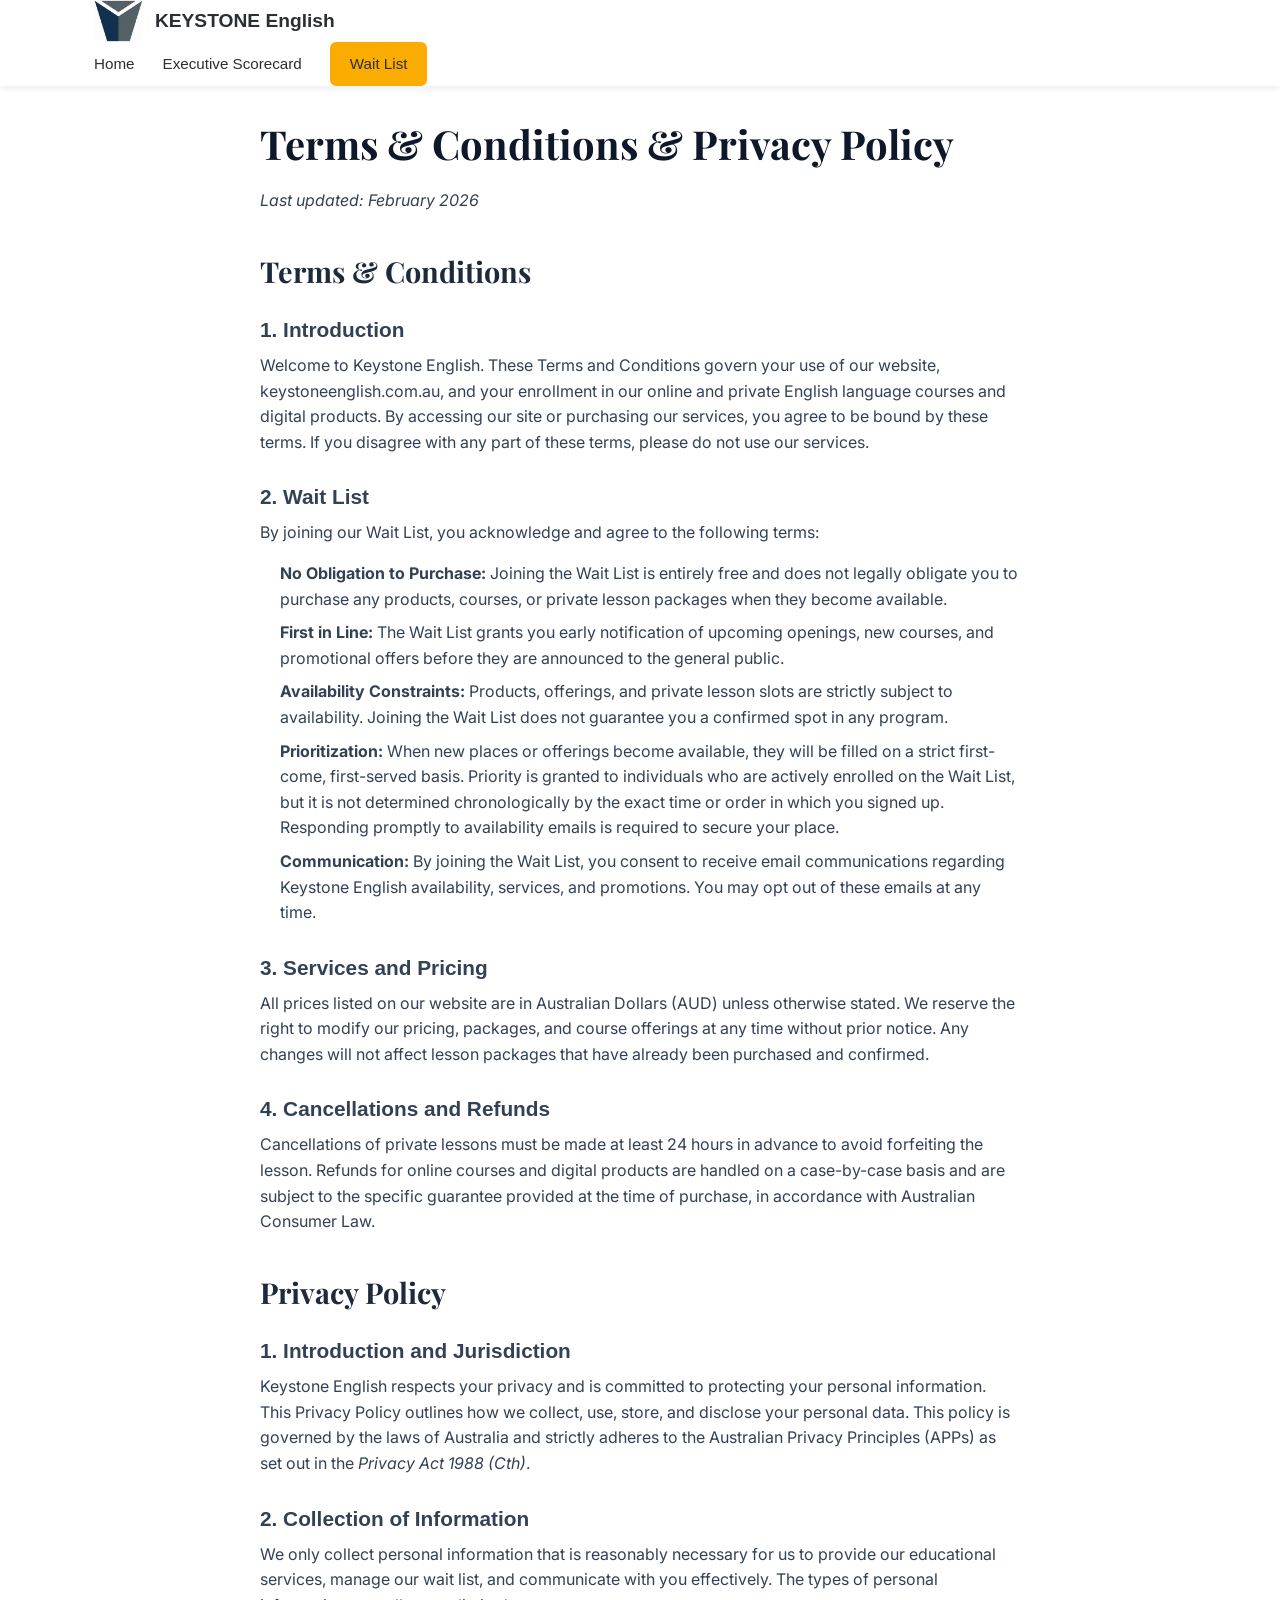
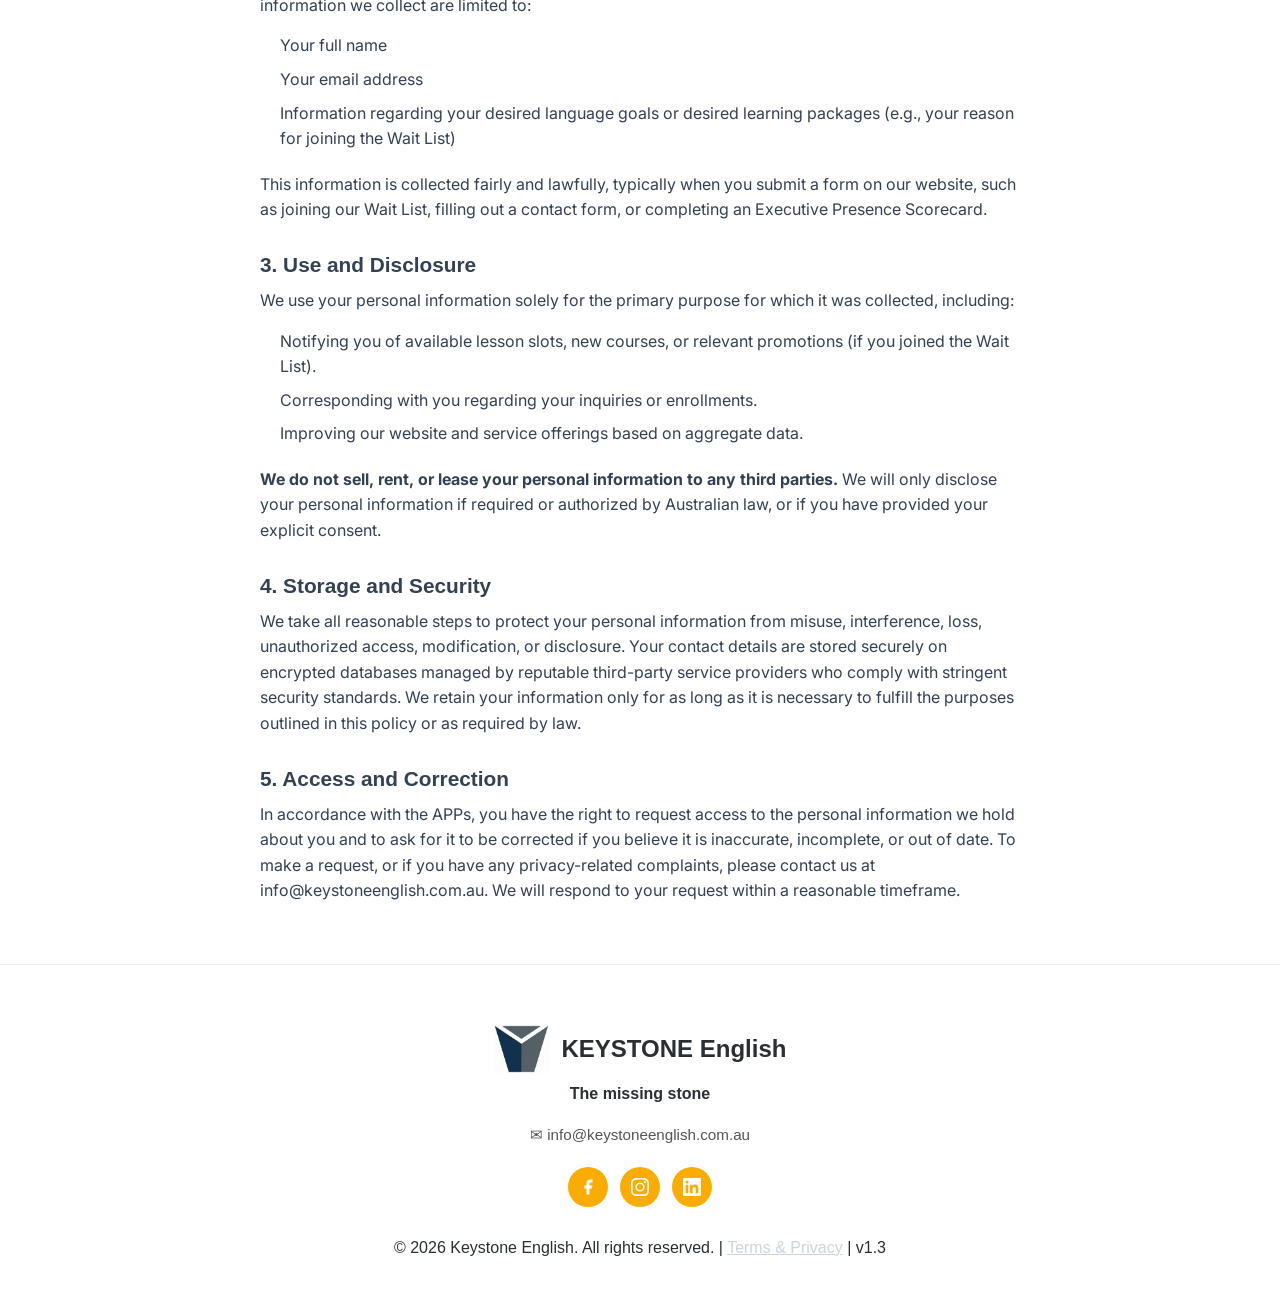
<file: terms.html>
<!DOCTYPE html>
<html lang="en">

<head>
    <meta charset="UTF-8">
    <meta name="viewport" content="width=device-width, initial-scale=1.0">
    <title>Terms & Conditions & Privacy Policy - Keystone English</title>
    <!-- CSS -->
    <link rel="stylesheet" href="css/style.css">
    <!-- Google Fonts -->
    <link rel="preconnect" href="https://fonts.googleapis.com">
    <link rel="preconnect" href="https://fonts.gstatic.com" crossorigin>
    <link
        href="https://fonts.googleapis.com/css2?family=Playfair+Display:ital,wght@0,400;0,700;1,400&family=Inter:wght@300;400;600&display=swap"
        rel="stylesheet">
    <style>
        .terms-container {
            max-width: 800px;
            margin: 120px auto 60px;
            padding: 0 20px;
            font-family: 'Inter', sans-serif;
            color: #334155;
            line-height: 1.6;
        }

        .terms-container h1 {
            font-family: 'Playfair Display', serif;
            color: #0f172a;
            margin-bottom: 20px;
            font-size: 2.5rem;
        }

        .terms-container h2 {
            font-family: 'Playfair Display', serif;
            color: #1e293b;
            margin-top: 40px;
            margin-bottom: 15px;
            font-size: 1.8rem;
            scroll-margin-top: 100px;
        }

        .terms-container h3 {
            color: #334155;
            margin-top: 30px;
            margin-bottom: 10px;
            font-size: 1.3rem;
            font-weight: 600;
        }

        .terms-container p {
            margin-bottom: 15px;
        }

        .terms-container ul {
            margin-bottom: 20px;
            padding-left: 20px;
        }

        .terms-container li {
            margin-bottom: 8px;
        }
    </style>
</head>

<body>
    <!-- ========== NAVIGATION ========== -->
    <nav class="navbar">
        <div class="container navbar__container">
            <a href="index.html" class="navbar__logo">
                <img src="assets/logo.png" alt="Keystone English">
                <span class="navbar__logo-text">KEYSTONE English</span>
            </a>
            <!-- Mobile Menu Button -->
            <button class="navbar__hamburger" id="hamburger" aria-label="Toggle menu">
                <span class="hamburger-box">
                    <span class="hamburger-inner"></span>
                </span>
            </button>
            <div class="navbar__links" id="nav-links">
                <a href="index.html">Home</a>
                <a href="scorecard.html">Executive Scorecard</a>
                <a href="#" class="btn btn--gold btn--sm" onclick="openWaitlistModal(''); return false;">Wait List</a>
            </div>
        </div>
    </nav>

    <div class="terms-container">
        <h1>Terms & Conditions & Privacy Policy</h1>
        <p><em>Last updated: February 2026</em></p>

        <h2 id="terms">Terms & Conditions</h2>

        <h3>1. Introduction</h3>
        <p>Welcome to Keystone English. These Terms and Conditions govern your use of our website,
            keystoneenglish.com.au, and your enrollment in our online and private English language courses and digital
            products. By accessing our site or purchasing our services, you agree to be bound by these terms. If you
            disagree with any part of these terms, please do not use our services.</p>

        <h3>2. Wait List</h3>
        <p>By joining our Wait List, you acknowledge and agree to the following terms:</p>
        <ul>
            <li><strong>No Obligation to Purchase:</strong> Joining the Wait List is entirely free and does not legally
                obligate you to purchase any products, courses, or private lesson packages when they become available.
            </li>
            <li><strong>First in Line:</strong> The Wait List grants you early notification of upcoming openings, new
                courses, and promotional offers before they are announced to the general public.</li>
            <li><strong>Availability Constraints:</strong> Products, offerings, and private lesson slots are strictly
                subject to availability. Joining the Wait List does not guarantee you a confirmed spot in any program.
            </li>
            <li><strong>Prioritization:</strong> When new places or offerings become available, they will be filled on a
                strict first-come, first-served basis. Priority is granted to individuals who are actively enrolled on
                the Wait List, but it is not determined chronologically by the exact time or order in which you signed
                up. Responding promptly to availability emails is required to secure your place.</li>
            <li><strong>Communication:</strong> By joining the Wait List, you consent to receive email communications
                regarding Keystone English availability, services, and promotions. You may opt out of these emails at
                any time.</li>
        </ul>

        <h3>3. Services and Pricing</h3>
        <p>All prices listed on our website are in Australian Dollars (AUD) unless otherwise stated. We reserve the
            right to modify our pricing, packages, and course offerings at any time without prior notice. Any changes
            will not affect lesson packages that have already been purchased and confirmed.</p>

        <h3>4. Cancellations and Refunds</h3>
        <p>Cancellations of private lessons must be made at least 24 hours in advance to avoid forfeiting the lesson.
            Refunds for online courses and digital products are handled on a case-by-case basis and are subject to the
            specific guarantee provided at the time of purchase, in accordance with Australian Consumer Law.</p>

        <h2 id="privacy">Privacy Policy</h2>

        <h3>1. Introduction and Jurisdiction</h3>
        <p>Keystone English respects your privacy and is committed to protecting your personal information. This Privacy
            Policy outlines how we collect, use, store, and disclose your personal data. This policy is governed by the
            laws of Australia and strictly adheres to the Australian Privacy Principles (APPs) as set out in the
            <em>Privacy Act 1988 (Cth)</em>.
        </p>

        <h3>2. Collection of Information</h3>
        <p>We only collect personal information that is reasonably necessary for us to provide our educational services,
            manage our wait list, and communicate with you effectively. The types of personal information we collect are
            limited to:</p>
        <ul>
            <li>Your full name</li>
            <li>Your email address</li>
            <li>Information regarding your desired language goals or desired learning packages (e.g., your reason for
                joining the Wait List)</li>
        </ul>
        <p>This information is collected fairly and lawfully, typically when you submit a form on our website, such as
            joining our Wait List, filling out a contact form, or completing an Executive Presence Scorecard.</p>

        <h3>3. Use and Disclosure</h3>
        <p>We use your personal information solely for the primary purpose for which it was collected, including:</p>
        <ul>
            <li>Notifying you of available lesson slots, new courses, or relevant promotions (if you joined the Wait
                List).</li>
            <li>Corresponding with you regarding your inquiries or enrollments.</li>
            <li>Improving our website and service offerings based on aggregate data.</li>
        </ul>
        <p><strong>We do not sell, rent, or lease your personal information to any third parties.</strong> We will only
            disclose your personal information if required or authorized by Australian law, or if you have provided your
            explicit consent.</p>

        <h3>4. Storage and Security</h3>
        <p>We take all reasonable steps to protect your personal information from misuse, interference, loss,
            unauthorized access, modification, or disclosure. Your contact details are stored securely on encrypted
            databases managed by reputable third-party service providers who comply with stringent security standards.
            We retain your information only for as long as it is necessary to fulfill the purposes outlined in this
            policy or as required by law.</p>

        <h3>5. Access and Correction</h3>
        <p>In accordance with the APPs, you have the right to request access to the personal information we hold about
            you and to ask for it to be corrected if you believe it is inaccurate, incomplete, or out of date. To make a
            request, or if you have any privacy-related complaints, please contact us at <a
                href="mailto:info@keystoneenglish.com.au">info@keystoneenglish.com.au</a>. We will respond to your
            request within a reasonable timeframe.</p>
    </div>

    <!-- ========== WAIT LIST MODAL ========== -->
    <div id="waitlist-modal" class="modal">
        <div class="modal-content">
            <span class="modal-close" onclick="closeWaitlistModal()">&times;</span>
            <h2 class="section-heading" style="margin-bottom: 10px;">Join the Wait List</h2>
            <p style="text-align: center; margin-bottom: 25px; color: #475569; font-size: 0.95rem;">
                Join today for early access to upcoming products and new slots. No commitment required.
            </p>
            <form class="contact__form" id="waitlist-form">
                <div class="form-group">
                    <label for="wl-given-name">Given name</label>
                    <input type="text" id="wl-given-name" name="given_name" required>
                </div>
                <div class="form-group">
                    <label for="wl-family-name">Family name</label>
                    <input type="text" id="wl-family-name" name="family_name" required>
                </div>
                <div class="form-group">
                    <label for="wl-email">E-mail address</label>
                    <input type="email" id="wl-email" name="email" required>
                </div>
                <div class="form-group">
                    <label for="wl-reason">Interested in...</label>
                    <select id="wl-reason" name="reason" required onchange="toggleWLReason()">
                        <option value="">Select an option...</option>
                        <option value="4 week intensive">4 week intensive</option>
                        <option value="6 week intensive">6 week intensive</option>
                        <option value="12 week casual">12 week casual</option>
                        <option value="Future promotions">Future promotions</option>
                        <option value="Online course only">Online course only</option>
                        <option value="Group lessons">Group lessons</option>
                        <option value="Other">Other (Please specify)</option>
                    </select>
                </div>
                <div class="form-group" id="wl-other-wrap" style="display: none;">
                    <label for="wl-other">Specific Reason</label>
                    <input type="text" id="wl-other" name="other">
                </div>
                <button type="submit" class="btn btn--gold btn--lg"
                    style="width:100%; margin-bottom: 15px;">Submit</button>
                <p style="font-size: 0.75rem; color: #94a3b8; text-align: center; line-height: 1.4; margin: 0;">
                    By clicking submit, you agree to our <a href="terms.html#terms" target="_blank"
                        style="color: #64748b; text-decoration: underline;">T&Cs</a> and <a href="terms.html#privacy"
                        target="_blank" style="color: #64748b; text-decoration: underline;">Privacy Policy</a>. New
                    places are filled on a first-come, first-served basis from the wait list.
                </p>
            </form>
        </div>
    </div>

    <!-- ========== FOOTER ========== -->
    <footer class="footer">
        <div class="container">

            <div class="footer__logo">
                <img src="assets/logo.png" alt="Keystone English">
                <span class="footer__logo-text">KEYSTONE English</span>
            </div>
            <p class="footer__tagline">The missing stone</p>
            <p class="footer__email">
                ✉ <a href="mailto:info@keystoneenglish.com.au">info@keystoneenglish.com.au</a>
            </p>
            <div class="footer__social">
                <!-- Social SVGs -->
                <a href="https://www.facebook.com" target="_blank" aria-label="Facebook"><svg viewBox="0 0 24 24">
                        <path d="M18 2h-3a5 5 0 0 0-5 5v3H7v4h3v8h4v-8h3l1-4h-4V7a1 1 0 0 1 1-1h3z" />
                    </svg></a>
                <a href="https://www.instagram.com" target="_blank" aria-label="Instagram"><svg viewBox="0 0 24 24">
                        <path
                            d="M12 2.163c3.204 0 3.584.012 4.85.07 3.252.148 4.771 1.691 4.919 4.919.058 1.265.069 1.645.069 4.849 0 3.205-.012 3.584-.069 4.849-.149 3.225-1.664 4.771-4.919 4.919-1.266.058-1.644.07-4.85.07-3.204 0-3.584-.012-4.849-.07-3.26-.149-4.771-1.699-4.919-4.92-.058-1.265-.07-1.644-.07-4.849 0-3.204.013-3.583.07-4.849.149-3.227 1.664-4.771 4.919-4.919 1.266-.057 1.645-.069 4.849-.069zM12 0C8.741 0 8.333.014 7.053.072 2.695.272.273 2.69.073 7.052.014 8.333 0 8.741 0 12c0 3.259.014 3.668.072 4.948.2 4.358 2.618 6.78 6.98 6.98C8.333 23.986 8.741 24 12 24c3.259 0 3.668-.014 4.948-.072 4.354-.2 6.782-2.618 6.979-6.98.059-1.28.073-1.689.073-4.948 0-3.259-.014-3.667-.072-4.947-.196-4.354-2.617-6.78-6.979-6.98C15.668.014 15.259 0 12 0zm0 5.838a6.162 6.162 0 1 0 0 12.324 6.162 6.162 0 0 0 0-12.324zM12 16a4 4 0 1 1 0-8 4 4 0 0 1 0 8zm6.406-11.845a1.44 1.44 0 1 0 0 2.881 1.44 1.44 0 0 0 0-2.881z" />
                    </svg></a>
                <a href="https://www.linkedin.com" target="_blank" aria-label="LinkedIn"><svg viewBox="0 0 24 24">
                        <path
                            d="M20.447 20.452h-3.554v-5.569c0-1.328-.027-3.037-1.852-3.037-1.853 0-2.136 1.445-2.136 2.939v5.667H9.351V9h3.414v1.561h.046c.477-.9 1.637-1.85 3.37-1.85 3.601 0 4.267 2.37 4.267 5.455v6.286zM5.337 7.433a2.062 2.062 0 0 1-2.063-2.065 2.064 2.064 0 1 1 2.063 2.065zm1.782 13.019H3.555V9h3.564v11.452zM22.225 0H1.771C.792 0 0 .774 0 1.729v20.542C0 23.227.792 24 1.771 24h20.451C23.2 24 24 23.227 24 22.271V1.729C24 .774 23.2 0 22.222 0h.003z" />
                    </svg></a>
            </div>
            <div class="footer__bottom" style="margin-top: 20px; text-align: center;">
                <span>© 2026 Keystone English. All rights reserved. | <a href="terms.html"
                        style="color: #cbd5e1; text-decoration: underline;">Terms & Privacy</a> | v1.3</span>
            </div>
        </div>
    </footer>

    <!-- ========== JAVASCRIPT ========== -->
    <script>
        // Modal logic
        const waitlistModal = document.getElementById('waitlist-modal');
        const waitlistReason = document.getElementById('wl-reason');
        const waitlistOtherWrap = document.getElementById('wl-other-wrap');
        const waitlistOther = document.getElementById('wl-other');

        function toggleWLReason() {
            if (waitlistReason.value === 'Other') {
                waitlistOtherWrap.style.display = 'block';
                waitlistOther.setAttribute('required', 'true');
            } else {
                waitlistOtherWrap.style.display = 'none';
                waitlistOther.removeAttribute('required');
            }
        }

        function openWaitlistModal(reason) {
            if (reason) {
                let options = Array.from(waitlistReason.options).map(opt => opt.value);
                if (options.includes(reason)) {
                    waitlistReason.value = reason;
                } else {
                    waitlistReason.value = 'Other';
                    waitlistOther.value = reason;
                }
                toggleWLReason();
            }
            waitlistModal.style.display = 'block';
        }

        function closeWaitlistModal() {
            waitlistModal.style.display = 'none';
        }

        window.onclick = function (event) {
            if (event.target == waitlistModal) {
                closeWaitlistModal();
            }
        }

        document.getElementById('waitlist-form').addEventListener('submit', (e) => {
            e.preventDefault();

            const submitBtn = e.target.querySelector('button[type="submit"]');
            const originalText = submitBtn.innerText;
            submitBtn.innerText = 'Submitting...';
            submitBtn.disabled = true;

            const givenName = document.getElementById('wl-given-name').value.trim();
            const familyName = document.getElementById('wl-family-name').value.trim();
            const data = {
                given_name: givenName,
                family_name: familyName,
                name: givenName + ' ' + familyName,
                email: document.getElementById('wl-email').value.trim(),
                reason: document.getElementById('wl-reason').value,
                other: document.getElementById('wl-other').value.trim()
            };

            fetch('https://hook.eu1.make.com/kkrqp5hvw5tn18p3xby4mgd3ekr1au1r', {
                method: 'POST',
                headers: {
                    'Content-Type': 'application/json',
                },
                body: JSON.stringify(data),
            })
                .then(response => {
                    alert('Thank you for joining the wait list!');
                    e.target.reset();
                    closeWaitlistModal();
                })
                .catch(error => {
                    console.error('Error:', error);
                    alert('There was an error joining the wait list. Please try again later.');
                })
                .finally(() => {
                    submitBtn.innerText = originalText;
                    submitBtn.disabled = false;
                });
        });

        // Mobile nav toggle
        const hamburger = document.getElementById('hamburger');
        const navLinks = document.getElementById('nav-links');
        if (hamburger && navLinks) {
            hamburger.addEventListener('click', () => {
                navLinks.classList.toggle('open');
            });

            // Close mobile nav on link click
            navLinks.querySelectorAll('a').forEach(link => {
                link.addEventListener('click', () => {
                    navLinks.classList.remove('open');
                });
            });
        }
    </script>
</body>

</html>
</file>
<file: css/style.css>
/* ============================================
   KEYSTONE ENGLISH — Brand Stylesheet
   Brand Gold: #FBAC00 | Dark Charcoal: #2A2F34
   Fonts: Poppins, Barlow, Playfair Display
   ============================================ */

/* ---------- RESET & BASE ---------- */
*,
*::before,
*::after {
  box-sizing: border-box;
  margin: 0;
  padding: 0;
}

html {
  scroll-behavior: smooth;
  font-size: 16px;
}

body {
  font-family: 'Poppins', 'Barlow', Arial, Helvetica, sans-serif;
  color: #2A2F34;
  background: #ffffff;
  line-height: 1.6;
  -webkit-font-smoothing: antialiased;
}

img {
  max-width: 100%;
  height: auto;
  display: block;
}

a {
  text-decoration: none;
  color: inherit;
}

ul {
  list-style: none;
}

h1,
h2,
h3,
h4,
h5,
h6 {
  font-family: 'Poppins', sans-serif;
  font-weight: 700;
  line-height: 1.2;
}

/* ---------- VARIABLES ---------- */
:root {
  --brand-gold: #FBAC00;
  --brand-gold-hover: #e09a00;
  --dark: #2A2F34;
  --dark-light: #3a4046;
  --white: #FFFFFF;
  --light-bg: #F5F5F5;
  --blue: #2196F3;
  --blue-dark: #0064D1;
  --text-body: #555;
  --text-muted: #777;
  --shadow-sm: 0 2px 8px rgba(0, 0, 0, 0.08);
  --shadow-md: 0 4px 20px rgba(0, 0, 0, 0.1);
  --shadow-lg: 0 8px 40px rgba(0, 0, 0, 0.12);
  --radius: 10px;
  --radius-lg: 16px;
  --transition: 0.3s ease;
  --max-width: 1140px;
}

.container {
  width: 100%;
  max-width: var(--max-width);
  margin: 0 auto;
  padding: 0 24px;
}

/* ---------- NAVBAR ---------- */
.navbar {
  position: fixed;
  top: 0;
  left: 0;
  right: 0;
  z-index: 1000;
  background: var(--white);
  box-shadow: var(--shadow-sm);
  transition: box-shadow var(--transition);
}

.navbar__inner {
  display: flex;
  align-items: center;
  justify-content: space-between;
  height: 70px;
}

.navbar__logo {
  display: flex;
  align-items: center;
  gap: 12px;
}

.navbar__logo img {
  height: 42px;
  width: auto;
}

.navbar__logo-text {
  font-weight: 700;
  font-size: 1.2rem;
  color: var(--dark);
  line-height: 1.2;
}

.navbar__logo-text span {
  display: block;
  font-size: 0.7rem;
  font-weight: 400;
  color: var(--text-muted);
  letter-spacing: 0.5px;
}

.navbar__links {
  display: flex;
  align-items: center;
  gap: 28px;
}

.navbar__links a {
  font-size: 0.95rem;
  font-weight: 500;
  color: var(--dark);
  transition: color var(--transition);
  position: relative;
}

.navbar__links a:hover,
.navbar__links a.active {
  color: var(--blue);
}

.navbar__links a.active::after {
  content: '';
  position: absolute;
  bottom: -4px;
  left: 0;
  right: 0;
  height: 2px;
  background: var(--blue);
  border-radius: 2px;
}

/* Buttons */
.btn {
  display: inline-flex;
  align-items: center;
  justify-content: center;
  padding: 10px 24px;
  border-radius: 6px;
  font-family: 'Poppins', sans-serif;
  font-weight: 600;
  font-size: 0.95rem;
  cursor: pointer;
  border: 2px solid transparent;
  transition: all var(--transition);
  white-space: nowrap;
}

.btn--gold {
  background: var(--brand-gold);
  color: var(--white);
  border-color: var(--brand-gold);
}

.btn--gold:hover {
  background: var(--brand-gold-hover);
  border-color: var(--brand-gold-hover);
  transform: translateY(-1px);
  box-shadow: 0 4px 14px rgba(251, 172, 0, 0.35);
}

.btn--blue {
  background: var(--blue);
  color: var(--white);
  border-color: var(--blue);
}

.btn--blue:hover {
  background: var(--blue-dark);
  border-color: var(--blue-dark);
  transform: translateY(-1px);
  box-shadow: 0 4px 14px rgba(33, 150, 243, 0.35);
}

.btn--outline {
  background: transparent;
  color: var(--dark);
  border-color: var(--dark);
}

.btn--outline:hover {
  background: var(--dark);
  color: var(--white);
}

.btn--lg {
  padding: 14px 32px;
  font-size: 1.05rem;
}

.btn--sm {
  padding: 8px 18px;
  font-size: 0.85rem;
}

/* Hamburger */
.navbar__hamburger {
  display: none;
  flex-direction: column;
  gap: 5px;
  background: none;
  border: none;
  cursor: pointer;
  padding: 4px;
}

.navbar__hamburger span {
  display: block;
  width: 26px;
  height: 3px;
  background: var(--dark);
  border-radius: 2px;
  transition: var(--transition);
}

/* ---------- HERO SECTION ---------- */
.hero {
  margin-top: 70px;
  padding: 80px 0 60px;
  background: var(--white);
  position: relative;
  overflow: hidden;
}

.hero .container {
  display: flex;
  align-items: center;
  gap: 48px;
}

.hero__content {
  flex: 1;
  max-width: 540px;
}

.hero__content h1 {
  font-size: 2.6rem;
  color: var(--dark);
  margin-bottom: 20px;
  line-height: 1.15;
}

.hero__content h1 span.text-blue {
  color: var(--blue);
}

.hero__subtitle {
  font-size: 1.05rem;
  color: var(--text-body);
  margin-bottom: 12px;
  line-height: 1.7;
}

.hero__cta-note {
  font-size: 0.95rem;
  color: var(--text-body);
  margin-bottom: 24px;
  font-style: italic;
}

.hero__actions {
  display: flex;
  gap: 16px;
  flex-wrap: wrap;
}

.hero__image {
  flex: 1;
  display: flex;
  justify-content: center;
  align-items: center;
}

.hero__image img {
  max-width: 480px;
  width: 100%;
  border-radius: var(--radius-lg);
}

/* ---------- SECTIONS (SHARED) ---------- */
.section {
  padding: 80px 0;
}

.section--light {
  background: var(--light-bg);
}

.section--white {
  background: var(--white);
}

.section-label {
  font-size: 0.85rem;
  font-weight: 600;
  color: var(--blue);
  text-transform: uppercase;
  letter-spacing: 1.5px;
  margin-bottom: 8px;
}

.section-heading {
  font-size: 2rem;
  color: var(--dark);
  margin-bottom: 20px;
}

.section-text {
  font-size: 1rem;
  color: var(--text-body);
  line-height: 1.75;
  max-width: 640px;
}

/* ---------- ABOUT SECTION ---------- */
.about__grid {
  display: flex;
  align-items: center;
  gap: 60px;
}

.about__image {
  flex: 0 0 320px;
  display: flex;
  justify-content: center;
}

.about__image img {
  max-height: 440px;
  width: auto;
  filter: drop-shadow(0 8px 24px rgba(0, 0, 0, 0.1));
}

.about__content {
  flex: 1;
}

.about__checklist {
  margin-top: 24px;
}

.about__checklist li {
  display: flex;
  align-items: center;
  gap: 12px;
  padding: 8px 0;
  font-size: 1rem;
  color: var(--dark);
  font-weight: 500;
}

.about__checklist li .check-icon {
  width: 24px;
  height: 24px;
  border-radius: 50%;
  background: var(--brand-gold);
  display: flex;
  align-items: center;
  justify-content: center;
  flex-shrink: 0;
}

.about__checklist li .check-icon svg {
  width: 14px;
  height: 14px;
  fill: var(--white);
}

/* ---------- WE OFFER SECTION ---------- */
.offer__grid {
  display: flex;
  align-items: center;
  gap: 60px;
}

.offer__content {
  flex: 1;
}

.offer__image {
  flex: 0 0 300px;
  display: flex;
  justify-content: center;
}

.offer__image img {
  max-height: 400px;
  width: auto;
  filter: drop-shadow(0 8px 24px rgba(0, 0, 0, 0.1));
}

.stats {
  display: flex;
  gap: 32px;
  margin-top: 32px;
}

.stat-circle {
  text-align: center;
}

.stat-circle__ring {
  width: 80px;
  height: 80px;
  border-radius: 50%;
  border: 4px solid #ddd;
  display: flex;
  align-items: center;
  justify-content: center;
  margin: 0 auto 8px;
  position: relative;
}

.stat-circle__ring::before {
  content: '';
  position: absolute;
  inset: -4px;
  border-radius: 50%;
  border: 4px solid transparent;
}

.stat-circle--85 .stat-circle__ring {
  border-color: var(--blue);
  background: rgba(33, 150, 243, 0.06);
}

.stat-circle--90 .stat-circle__ring {
  border-color: var(--blue);
  background: rgba(33, 150, 243, 0.06);
}

.stat-circle--100 .stat-circle__ring {
  border-color: var(--brand-gold);
  background: rgba(251, 172, 0, 0.06);
}

.stat-circle__value {
  font-size: 1.3rem;
  font-weight: 700;
  color: var(--dark);
}

.stat-circle__label {
  font-size: 0.8rem;
  color: var(--text-muted);
  font-weight: 500;
}

/* ---------- PACKAGES SECTION ---------- */
.packages__notice {
  background: #fff3f3;
  border: 1px solid #ffcccc;
  color: #c0392b;
  padding: 14px 20px;
  border-radius: var(--radius);
  text-align: center;
  margin-bottom: 40px;
  font-size: 0.95rem;
  font-weight: 500;
}

.packages__grid {
  display: grid;
  grid-template-columns: repeat(3, 1fr);
  gap: 24px;
}

.package-card {
  background: var(--white);
  border-radius: var(--radius-lg);
  padding: 36px 28px;
  text-align: center;
  box-shadow: var(--shadow-sm);
  transition: all var(--transition);
  border: 2px solid transparent;
  position: relative;
}

.package-card:hover {
  transform: translateY(-4px);
  box-shadow: var(--shadow-lg);
}

.package-card--featured {
  background: var(--blue);
  color: var(--white);
  border-color: var(--blue);
}

.package-card--featured .package-card__price,
.package-card--featured .package-card__name,
.package-card--featured .package-card__detail {
  color: var(--white);
}

.package-card__name {
  font-size: 1.3rem;
  font-weight: 700;
  color: var(--dark);
  margin-bottom: 8px;
}

.package-card__price {
  font-size: 2.2rem;
  font-weight: 800;
  color: var(--dark);
  margin-bottom: 20px;
}

.package-card__price span {
  font-size: 1rem;
  font-weight: 400;
}

.package-card__details {
  margin-bottom: 24px;
}

.package-card__detail {
  font-size: 0.9rem;
  color: var(--text-body);
  padding: 8px 0;
  border-bottom: 1px solid rgba(0, 0, 0, 0.06);
}

.package-card--featured .package-card__detail {
  border-bottom-color: rgba(255, 255, 255, 0.15);
}

.package-card__btn {
  width: 100%;
}

.package-card--featured .btn--blue {
  background: var(--white);
  color: var(--blue);
  border-color: var(--white);
}

.package-card--featured .btn--blue:hover {
  background: var(--light-bg);
  color: var(--blue-dark);
}

/* ---------- CONTACT SECTION ---------- */
.contact__grid {
  display: flex;
  align-items: center;
  gap: 60px;
}

.contact__form-wrapper {
  flex: 1;
  max-width: 480px;
}

.contact__form {
  background: var(--light-bg);
  padding: 36px;
  border-radius: var(--radius-lg);
}

.form-group {
  margin-bottom: 18px;
}

.form-group label {
  display: block;
  font-size: 0.9rem;
  font-weight: 500;
  color: var(--dark);
  margin-bottom: 6px;
}

.form-group input,
.form-group textarea {
  width: 100%;
  padding: 12px 16px;
  border: 1px solid #ddd;
  border-radius: 6px;
  font-family: 'Poppins', sans-serif;
  font-size: 0.95rem;
  color: var(--dark);
  transition: border-color var(--transition);
  background: var(--white);
}

.form-group input:focus,
.form-group textarea:focus {
  outline: none;
  border-color: var(--brand-gold);
  box-shadow: 0 0 0 3px rgba(251, 172, 0, 0.15);
}

.form-group textarea {
  resize: vertical;
  min-height: 120px;
}

.contact__image {
  flex: 0 0 320px;
  display: flex;
  justify-content: center;
}

.contact__image img {
  max-height: 420px;
  width: auto;
  filter: drop-shadow(0 8px 24px rgba(0, 0, 0, 0.1));
}

/* ---------- FOOTER ---------- */
.footer {
  background: var(--white);
  border-top: 1px solid #eee;
  padding: 60px 0 30px;
  text-align: center;
}

.footer__character {
  margin: 0 auto 20px;
}

.footer__character img {
  max-height: 160px;
  width: auto;
  margin: 0 auto;
}

.footer__logo {
  display: flex;
  align-items: center;
  justify-content: center;
  gap: 12px;
  margin-bottom: 8px;
}

.footer__logo img {
  height: 48px;
  width: auto;
}

.footer__logo-text {
  font-size: 1.5rem;
  font-weight: 700;
  color: var(--dark);
}

.footer__tagline {
  font-size: 1rem;
  font-weight: 600;
  color: var(--dark);
  margin-bottom: 16px;
}

.footer__email {
  font-size: 0.95rem;
  color: var(--text-body);
  margin-bottom: 20px;
}

.footer__email a {
  color: var(--text-body);
  transition: color var(--transition);
}

.footer__email a:hover {
  color: var(--brand-gold);
}

.footer__social {
  display: flex;
  justify-content: center;
  gap: 12px;
  margin-bottom: 28px;
}

.footer__social a {
  width: 40px;
  height: 40px;
  border-radius: 50%;
  background: var(--brand-gold);
  color: var(--white);
  display: flex;
  align-items: center;
  justify-content: center;
  font-size: 1rem;
  font-weight: 700;
  transition: all var(--transition);
}

.footer__social a:hover {
  background: var(--brand-gold-hover);
  transform: translateY(-2px);
  box-shadow: 0 4px 12px rgba(251, 172, 0, 0.35);
}

.footer__social a svg {
  width: 18px;
  height: 18px;
  fill: var(--white);
}

.footer__copyright {
  font-size: 0.85rem;
  color: var(--text-muted);
}

/* ---------- ANIMATIONS ---------- */
.fade-in {
  opacity: 0;
  transform: translateY(24px);
  transition: opacity 0.6s ease, transform 0.6s ease;
}

.fade-in.visible {
  opacity: 1;
  transform: translateY(0);
}

/* ---------- RESPONSIVE ---------- */
@media (max-width: 992px) {
  .hero .container {
    flex-direction: column;
    text-align: center;
  }

  .hero__content {
    max-width: 100%;
  }

  .hero__actions {
    justify-content: center;
  }

  .hero__image img {
    max-width: 380px;
  }

  .about__grid {
    flex-direction: column;
    text-align: center;
  }

  .about__image {
    flex: none;
  }

  .about__checklist li {
    justify-content: center;
  }

  .offer__grid {
    flex-direction: column;
    text-align: center;
  }

  .offer__image {
    flex: none;
    order: -1;
  }

  .stats {
    justify-content: center;
  }

  .packages__grid {
    grid-template-columns: 1fr;
    max-width: 400px;
    margin: 0 auto;
  }

  .contact__grid {
    flex-direction: column;
    text-align: center;
  }

  .contact__form-wrapper {
    max-width: 100%;
  }

  .contact__image {
    flex: none;
    order: -1;
  }
}

@media (max-width: 768px) {
  .navbar__links {
    display: none;
  }

  .navbar__hamburger {
    display: flex;
  }

  .navbar__links.open {
    display: flex;
    flex-direction: column;
    position: absolute;
    top: 70px;
    left: 0;
    right: 0;
    background: var(--white);
    padding: 20px 24px;
    box-shadow: var(--shadow-md);
    gap: 16px;
  }

  .hero__content h1 {
    font-size: 2rem;
  }

  .section-heading {
    font-size: 1.6rem;
  }
}

@media (max-width: 480px) {
  .hero {
    padding: 60px 0 40px;
  }

  .section {
    padding: 60px 0;
  }

  .hero__content h1 {
    font-size: 1.7rem;
  }

  .stats {
    gap: 20px;
  }

  .stat-circle__ring {
    width: 64px;
    height: 64px;
  }

  .stat-circle__value {
    font-size: 1.1rem;
  }
}

/* ---------- MODAL ---------- */
.modal {
  display: none;
  position: fixed;
  z-index: 2000;
  left: 0;
  top: 0;
  width: 100%;
  height: 100%;
  overflow: auto;
  background-color: rgba(0, 0, 0, 0.6);
  backdrop-filter: blur(4px);
}

.modal-content {
  background-color: var(--white);
  margin: 10% auto;
  padding: 40px;
  border-radius: var(--radius-lg);
  box-shadow: var(--shadow-lg);
  width: 90%;
  max-width: 500px;
  position: relative;
  animation: modalFadeIn 0.3s ease;
}

.modal-close {
  color: #aaa;
  position: absolute;
  top: 20px;
  right: 24px;
  font-size: 28px;
  font-weight: bold;
  cursor: pointer;
}

.modal-close:hover,
.modal-close:focus {
  color: var(--dark);
  text-decoration: none;
}

@keyframes modalFadeIn {
  from {
    opacity: 0;
    transform: translateY(-20px);
  }

  to {
    opacity: 1;
    transform: translateY(0);
  }
}
</file>
